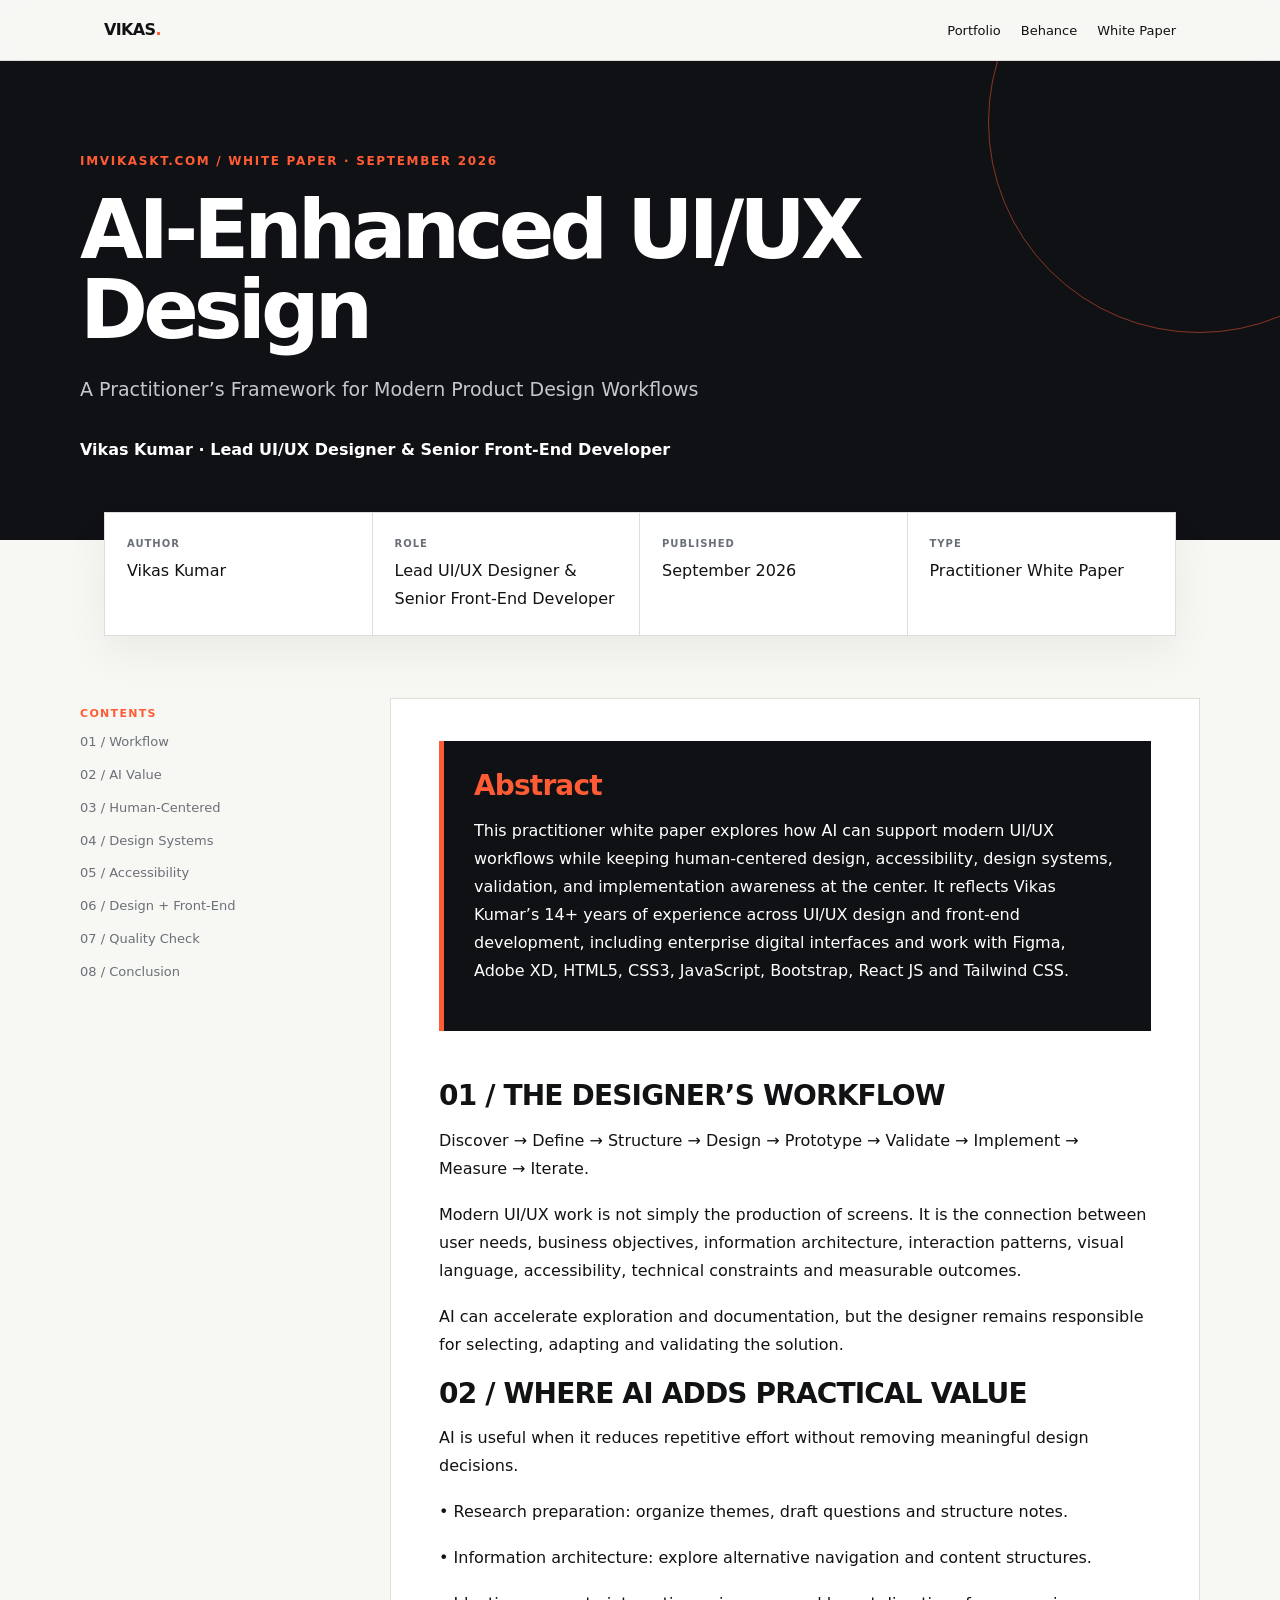
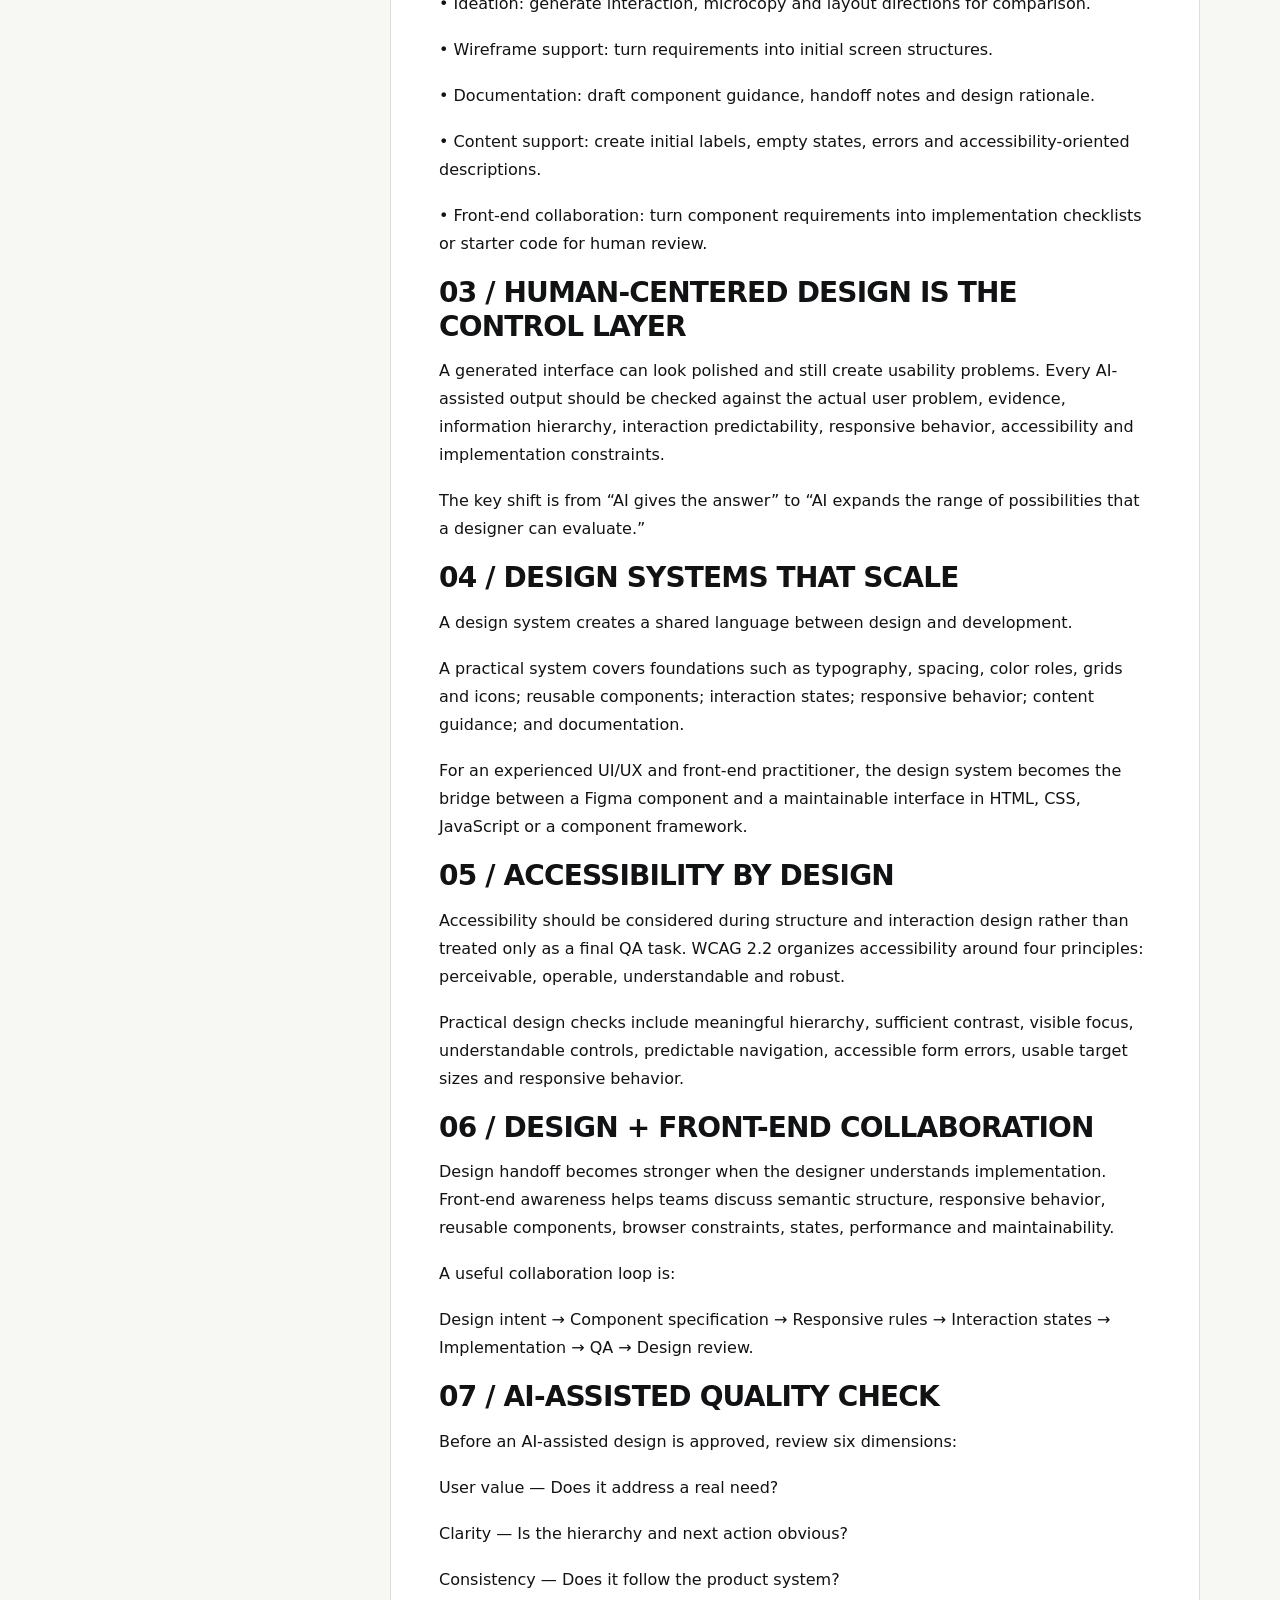
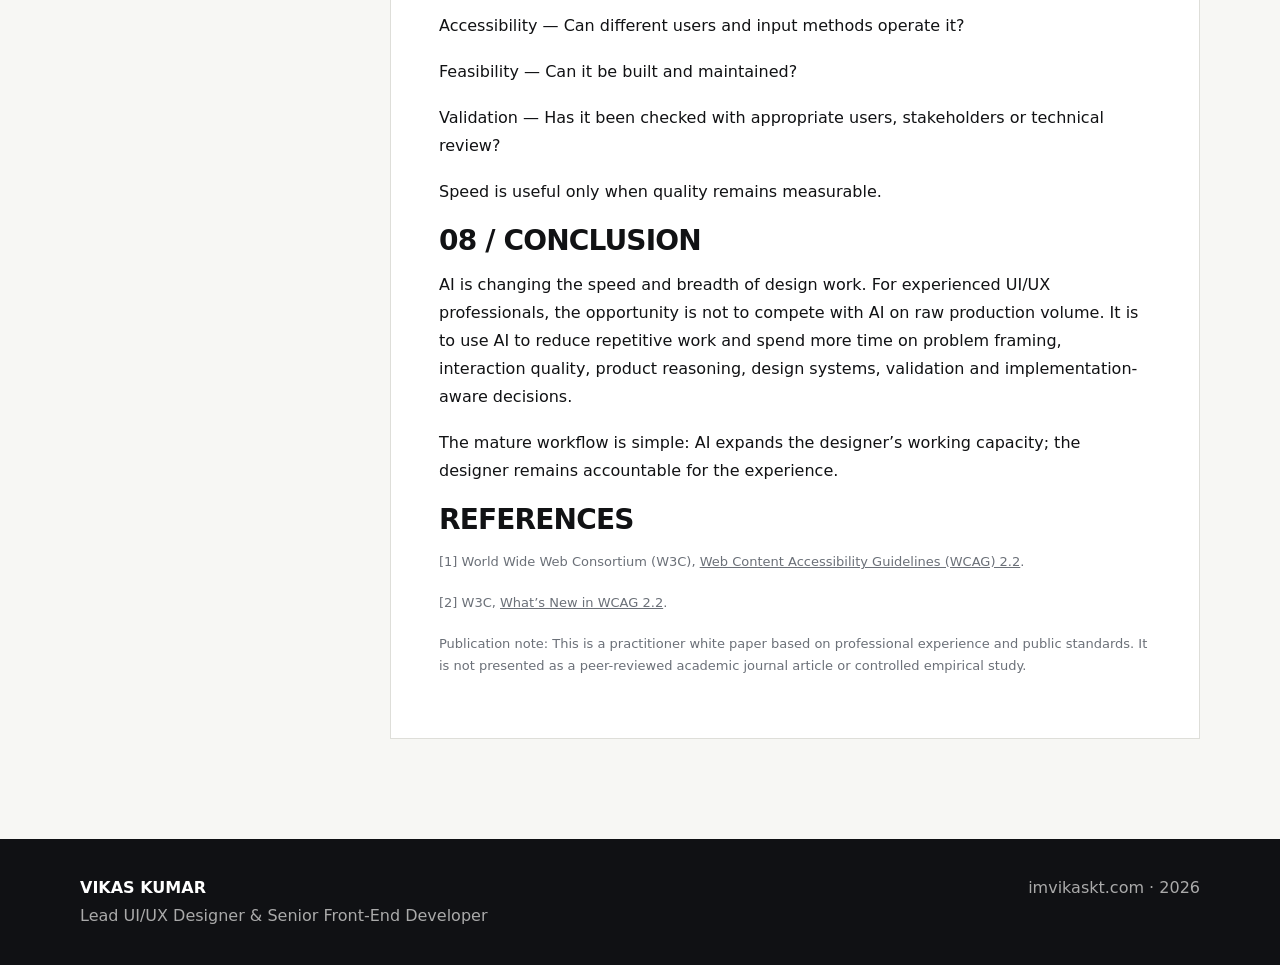
<file: ai-enhanced-uiux-white-paper-imvikaskt.html>
<!doctype html>
<html lang="en">
<head>
<meta charset="utf-8">
<meta name="viewport" content="width=device-width, initial-scale=1">
<title>AI-Enhanced UI/UX Design — Vikas Kumar</title>
<meta name="description" content="Practitioner white paper by Vikas Kumar on AI-enhanced UI/UX design, design systems, accessibility and front-end collaboration.">
<meta name="author" content="Vikas Kumar">
<link rel="canonical" href="https://imvikaskt.com/white-papers/ai-enhanced-uiux-design.html">
<meta property="og:title" content="AI-Enhanced UI/UX Design — Vikas Kumar">
<meta property="og:description" content="A Practitioner’s Framework for Modern Product Design Workflows">
<meta property="og:type" content="article">
<style>
:root{--bg:#f7f7f4;--paper:#fff;--ink:#111214;--muted:#6b7078;--line:#deded9;--accent:#ff5c35;--dark:#101114;--max:1120px}
*{box-sizing:border-box} html{scroll-behavior:smooth} body{margin:0;background:var(--bg);color:var(--ink);font-family:Inter,ui-sans-serif,system-ui,-apple-system,"Segoe UI",sans-serif;line-height:1.75}
a{color:inherit} .nav{position:sticky;top:0;z-index:10;background:rgba(247,247,244,.9);backdrop-filter:blur(12px);border-bottom:1px solid var(--line)}
.navin{max-width:var(--max);margin:auto;padding:16px 24px;display:flex;justify-content:space-between;align-items:center}
.brand{font-weight:900;letter-spacing:-.04em} .brand span{color:var(--accent)} .nav a{font-size:13px;text-decoration:none;margin-left:20px}
.hero{background:var(--dark);color:#fff;padding:90px 24px 76px;position:relative;overflow:hidden}
.hero:after{content:"";position:absolute;width:420px;height:420px;border:1px solid rgba(255,92,53,.5);border-radius:50%;right:-130px;top:-150px}
.wrap{max-width:var(--max);margin:auto} .eyebrow{color:var(--accent);font-size:12px;font-weight:900;letter-spacing:.14em;text-transform:uppercase}
h1{font-size:clamp(42px,7vw,82px);line-height:.98;letter-spacing:-.06em;max-width:900px;margin:18px 0 22px}
.hero p{max-width:780px;color:#c6c7cb;font-size:19px;margin:0} .by{margin-top:30px;color:#fff;font-weight:700}
.meta{max-width:var(--max);margin:-28px auto 0;padding:0 24px;position:relative;z-index:2}
.metaGrid{display:grid;grid-template-columns:repeat(4,1fr);background:var(--paper);border:1px solid var(--line);box-shadow:0 16px 40px rgba(0,0,0,.06)}
.metaGrid div{padding:22px;border-right:1px solid var(--line)} .metaGrid div:last-child{border-right:0}
.metaGrid small{display:block;color:var(--muted);font-size:10px;font-weight:900;letter-spacing:.1em;margin-bottom:5px}
main{padding:62px 24px 100px} .content{max-width:var(--max);margin:auto;display:grid;grid-template-columns:240px 1fr;gap:70px}
.toc{position:sticky;top:85px;align-self:start} .toc b{font-size:11px;letter-spacing:.12em;color:var(--accent)} .toc a{display:block;text-decoration:none;color:var(--muted);font-size:13px;padding:5px 0}
article{background:var(--paper);border:1px solid var(--line);padding:42px 48px}
.abstract{background:var(--dark);color:#fff;padding:28px 30px;margin-bottom:48px;border-left:5px solid var(--accent)} .abstract h2{color:var(--accent);margin-top:0}
h2{font-size:28px;line-height:1.2;letter-spacing:-.03em;margin:55px 0 14px} h2:first-child{margin-top:0}
p{margin:0 0 18px} ul{padding-left:22px} li{margin:6px 0}
.ref{font-size:13px;color:var(--muted)} footer{background:var(--dark);color:#aaa;padding:35px 24px} footer .wrap{display:flex;justify-content:space-between;gap:20px}
@media(max-width:800px){.metaGrid{grid-template-columns:1fr 1fr}.content{grid-template-columns:1fr;gap:25px}.toc{position:static}article{padding:28px 22px}.nav a{display:none}}
</style>
</head>
<body>
<nav class="nav"><div class="navin"><div class="brand">VIKAS<span>.</span></div><div><a href="https://imvikaskt.com/">Portfolio</a><a href="https://www.behance.net/imvikaskt">Behance</a><a href="#paper">White Paper</a></div></div></nav>
<header class="hero"><div class="wrap">
<div class="eyebrow">IMVIKASKT.COM / WHITE PAPER · SEPTEMBER 2026</div>
<h1>AI-Enhanced UI/UX Design</h1>
<p>A Practitioner’s Framework for Modern Product Design Workflows</p>
<div class="by">Vikas Kumar · Lead UI/UX Designer & Senior Front-End Developer</div>
</div></header>
<div class="meta"><div class="metaGrid">
<div><small>AUTHOR</small>Vikas Kumar</div><div><small>ROLE</small>Lead UI/UX Designer & Senior Front-End Developer</div><div><small>PUBLISHED</small>September 2026</div><div><small>TYPE</small>Practitioner White Paper</div>
</div></div>
<main id="paper"><div class="content">
<aside class="toc"><b>CONTENTS</b>
<a href="#s1">01 / Workflow</a><a href="#s2">02 / AI Value</a><a href="#s3">03 / Human-Centered</a><a href="#s4">04 / Design Systems</a><a href="#s5">05 / Accessibility</a><a href="#s6">06 / Design + Front-End</a><a href="#s7">07 / Quality Check</a><a href="#s8">08 / Conclusion</a>
</aside>
<article>
<section class="abstract"><h2>Abstract</h2><p>This practitioner white paper explores how AI can support modern UI/UX workflows while keeping human-centered design, accessibility, design systems, validation, and implementation awareness at the center. It reflects Vikas Kumar’s 14+ years of experience across UI/UX design and front-end development, including enterprise digital interfaces and work with Figma, Adobe XD, HTML5, CSS3, JavaScript, Bootstrap, React JS and Tailwind CSS.</p></section>
<section id="s1"><h2>01 / THE DESIGNER’S WORKFLOW</h2><p>Discover → Define → Structure → Design → Prototype → Validate → Implement → Measure → Iterate.</p><p>Modern UI/UX work is not simply the production of screens. It is the connection between user needs, business objectives, information architecture, interaction patterns, visual language, accessibility, technical constraints and measurable outcomes.</p><p>AI can accelerate exploration and documentation, but the designer remains responsible for selecting, adapting and validating the solution.</p></section><section id="s2"><h2>02 / WHERE AI ADDS PRACTICAL VALUE</h2><p>AI is useful when it reduces repetitive effort without removing meaningful design decisions.</p><p>• Research preparation: organize themes, draft questions and structure notes.</p><p>• Information architecture: explore alternative navigation and content structures.</p><p>• Ideation: generate interaction, microcopy and layout directions for comparison.</p><p>• Wireframe support: turn requirements into initial screen structures.</p><p>• Documentation: draft component guidance, handoff notes and design rationale.</p><p>• Content support: create initial labels, empty states, errors and accessibility-oriented descriptions.</p><p>• Front-end collaboration: turn component requirements into implementation checklists or starter code for human review.</p></section><section id="s3"><h2>03 / HUMAN-CENTERED DESIGN IS THE CONTROL LAYER</h2><p>A generated interface can look polished and still create usability problems. Every AI-assisted output should be checked against the actual user problem, evidence, information hierarchy, interaction predictability, responsive behavior, accessibility and implementation constraints.</p><p>The key shift is from “AI gives the answer” to “AI expands the range of possibilities that a designer can evaluate.”</p></section><section id="s4"><h2>04 / DESIGN SYSTEMS THAT SCALE</h2><p>A design system creates a shared language between design and development.</p><p>A practical system covers foundations such as typography, spacing, color roles, grids and icons; reusable components; interaction states; responsive behavior; content guidance; and documentation.</p><p>For an experienced UI/UX and front-end practitioner, the design system becomes the bridge between a Figma component and a maintainable interface in HTML, CSS, JavaScript or a component framework.</p></section><section id="s5"><h2>05 / ACCESSIBILITY BY DESIGN</h2><p>Accessibility should be considered during structure and interaction design rather than treated only as a final QA task. WCAG 2.2 organizes accessibility around four principles: perceivable, operable, understandable and robust.</p><p>Practical design checks include meaningful hierarchy, sufficient contrast, visible focus, understandable controls, predictable navigation, accessible form errors, usable target sizes and responsive behavior.</p></section><section id="s6"><h2>06 / DESIGN + FRONT-END COLLABORATION</h2><p>Design handoff becomes stronger when the designer understands implementation. Front-end awareness helps teams discuss semantic structure, responsive behavior, reusable components, browser constraints, states, performance and maintainability.</p><p>A useful collaboration loop is:</p><p>Design intent → Component specification → Responsive rules → Interaction states → Implementation → QA → Design review.</p></section><section id="s7"><h2>07 / AI-ASSISTED QUALITY CHECK</h2><p>Before an AI-assisted design is approved, review six dimensions:</p><p>User value — Does it address a real need?</p><p>Clarity — Is the hierarchy and next action obvious?</p><p>Consistency — Does it follow the product system?</p><p>Accessibility — Can different users and input methods operate it?</p><p>Feasibility — Can it be built and maintained?</p><p>Validation — Has it been checked with appropriate users, stakeholders or technical review?</p><p>Speed is useful only when quality remains measurable.</p></section><section id="s8"><h2>08 / CONCLUSION</h2><p>AI is changing the speed and breadth of design work. For experienced UI/UX professionals, the opportunity is not to compete with AI on raw production volume. It is to use AI to reduce repetitive work and spend more time on problem framing, interaction quality, product reasoning, design systems, validation and implementation-aware decisions.</p><p>The mature workflow is simple: AI expands the designer’s working capacity; the designer remains accountable for the experience.</p></section><section><h2>REFERENCES</h2>
<p class="ref">[1] World Wide Web Consortium (W3C), <a href="https://www.w3.org/TR/wcag/">Web Content Accessibility Guidelines (WCAG) 2.2</a>.</p>
<p class="ref">[2] W3C, <a href="https://www.w3.org/WAI/standards-guidelines/wcag/new-in-22/">What’s New in WCAG 2.2</a>.</p>
<p class="ref">Publication note: This is a practitioner white paper based on professional experience and public standards. It is not presented as a peer-reviewed academic journal article or controlled empirical study.</p>
</section>
</article></div></main>
<footer><div class="wrap"><div><strong style="color:#fff">VIKAS KUMAR</strong><br>Lead UI/UX Designer & Senior Front-End Developer</div><div>imvikaskt.com · 2026</div></div></footer>
</body></html>
</file>
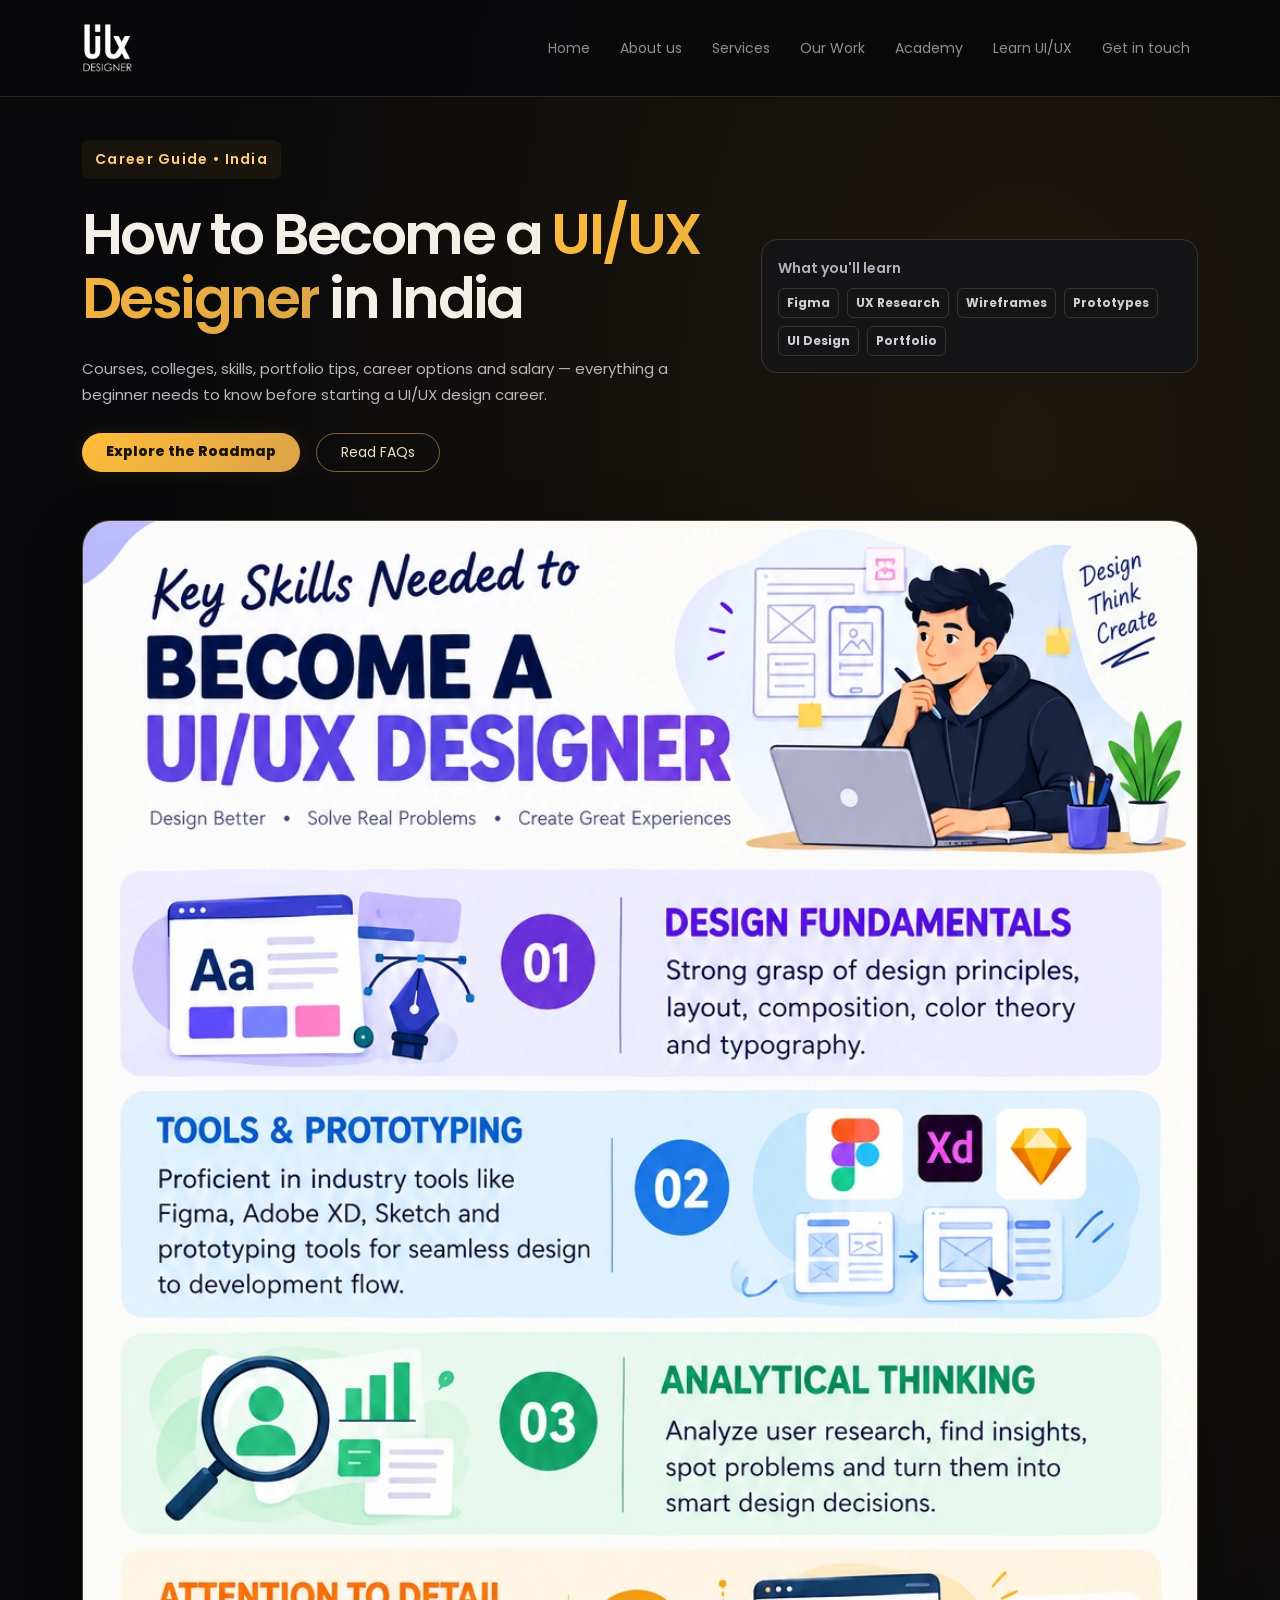
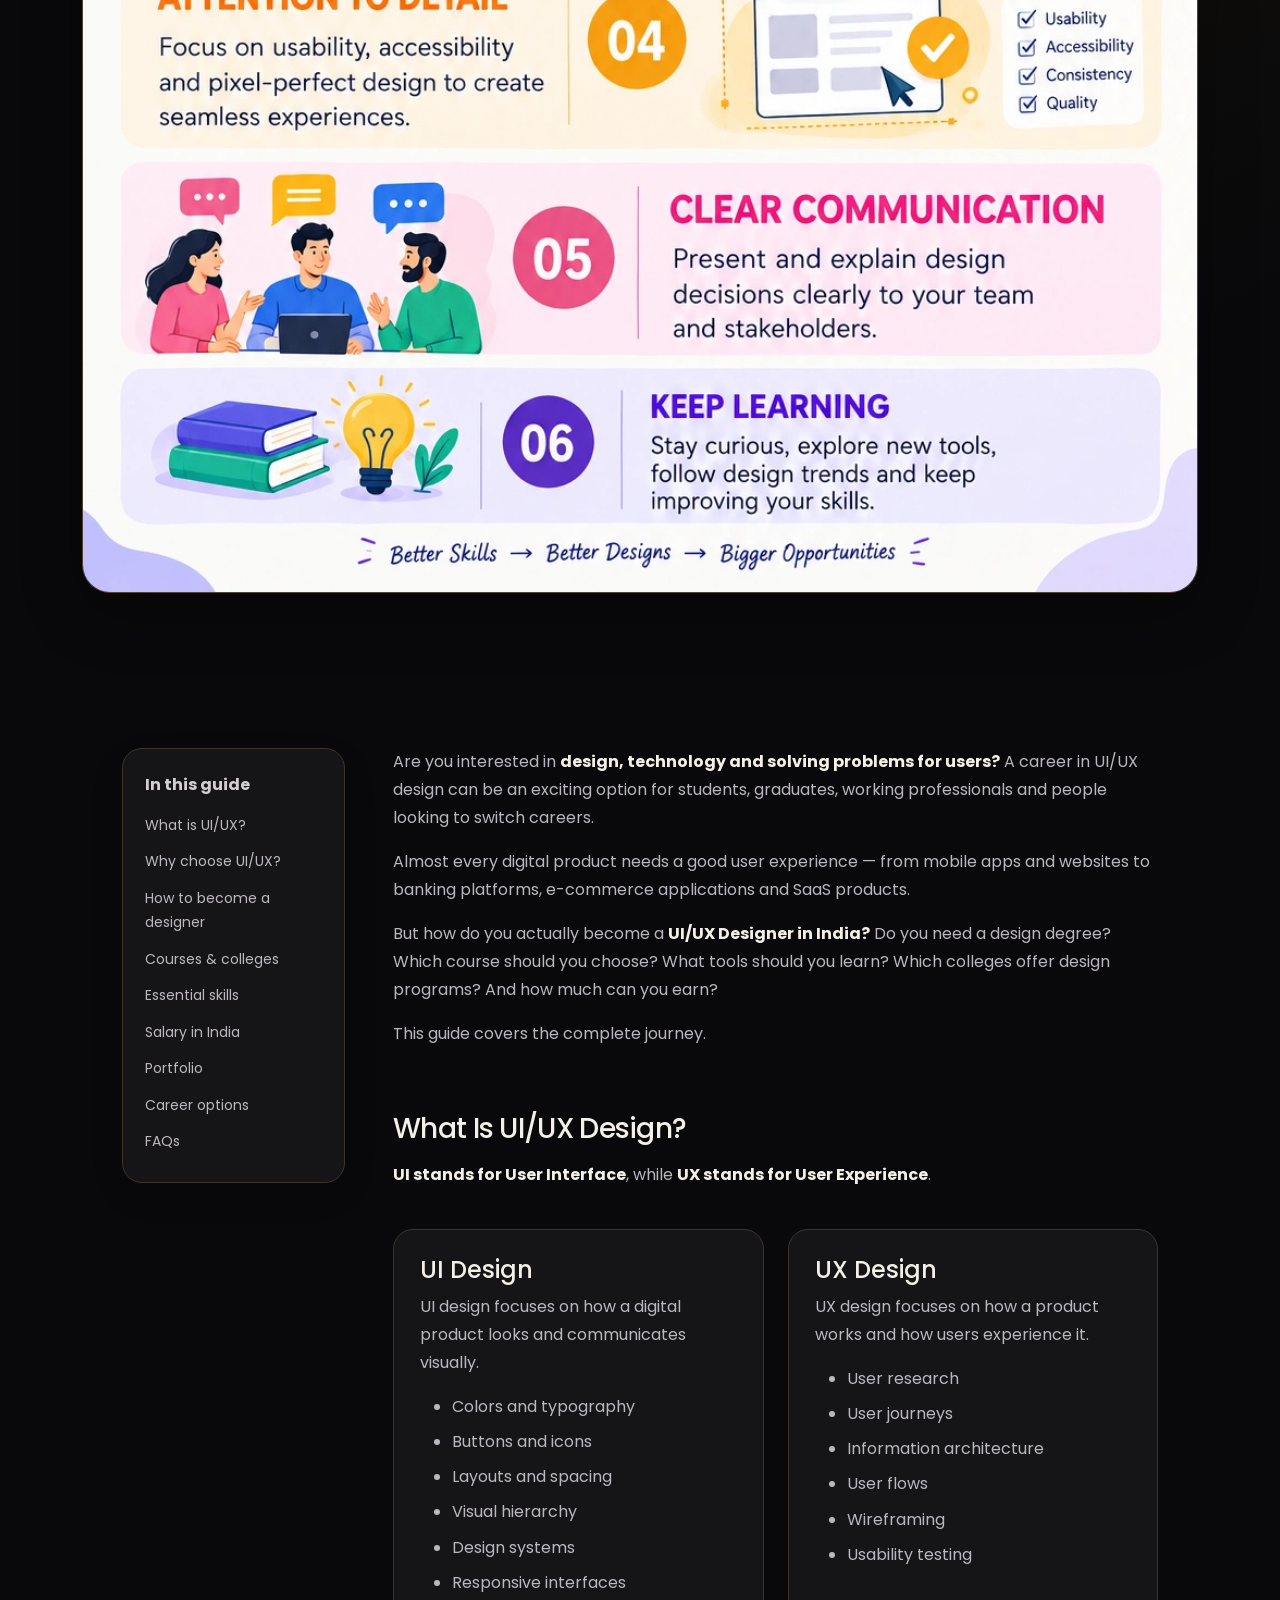
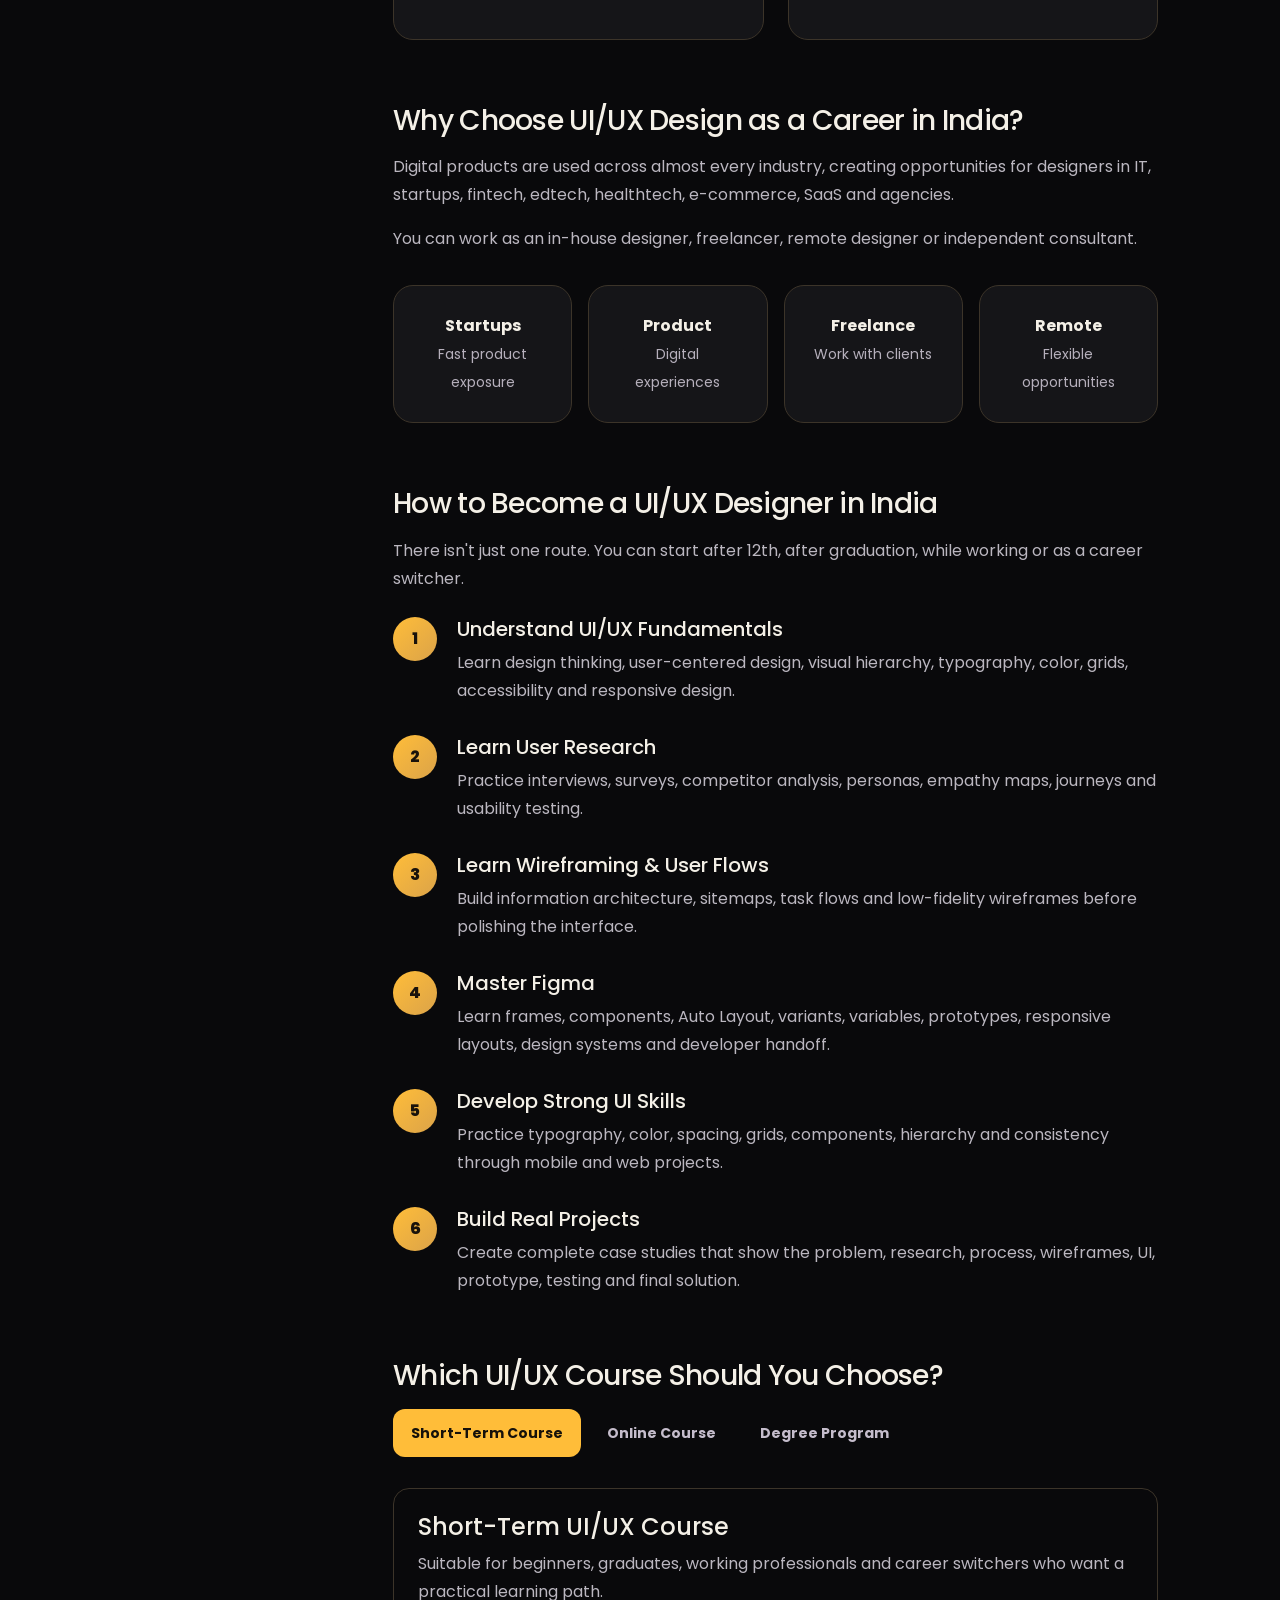
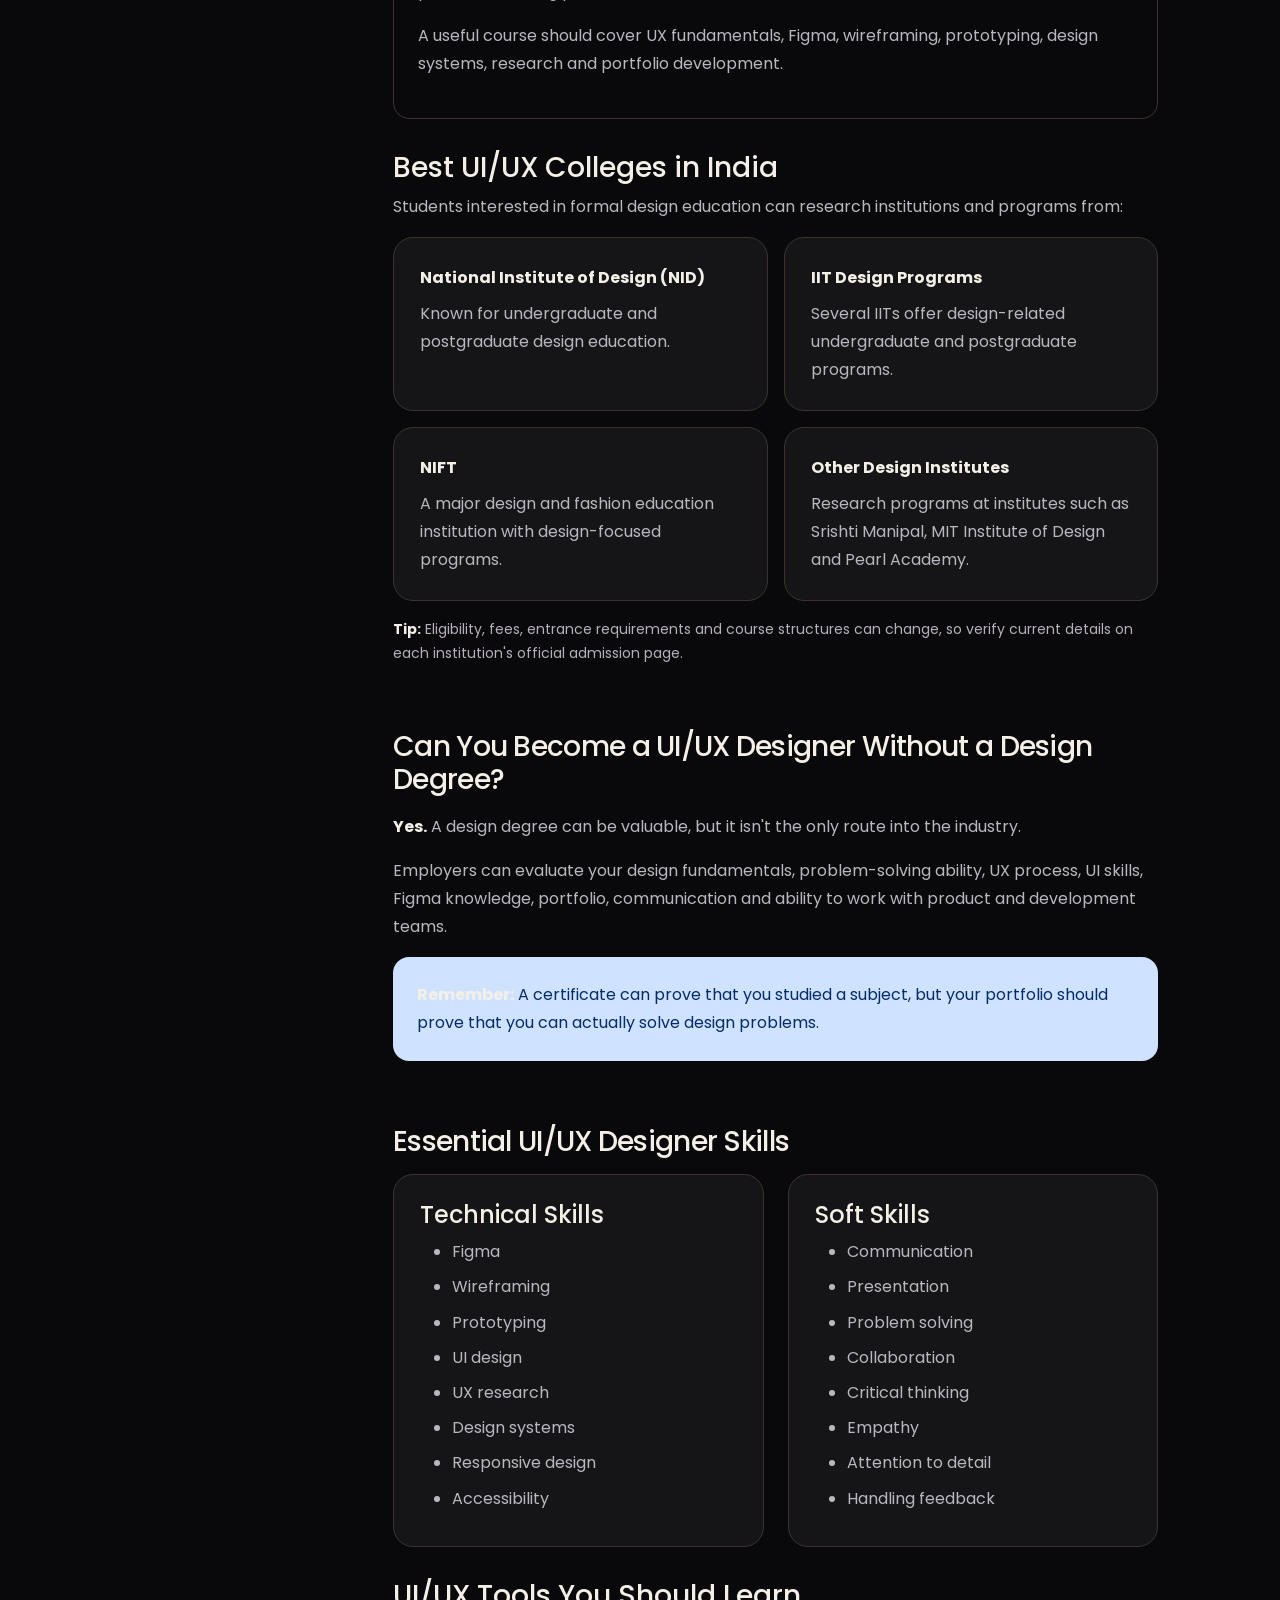
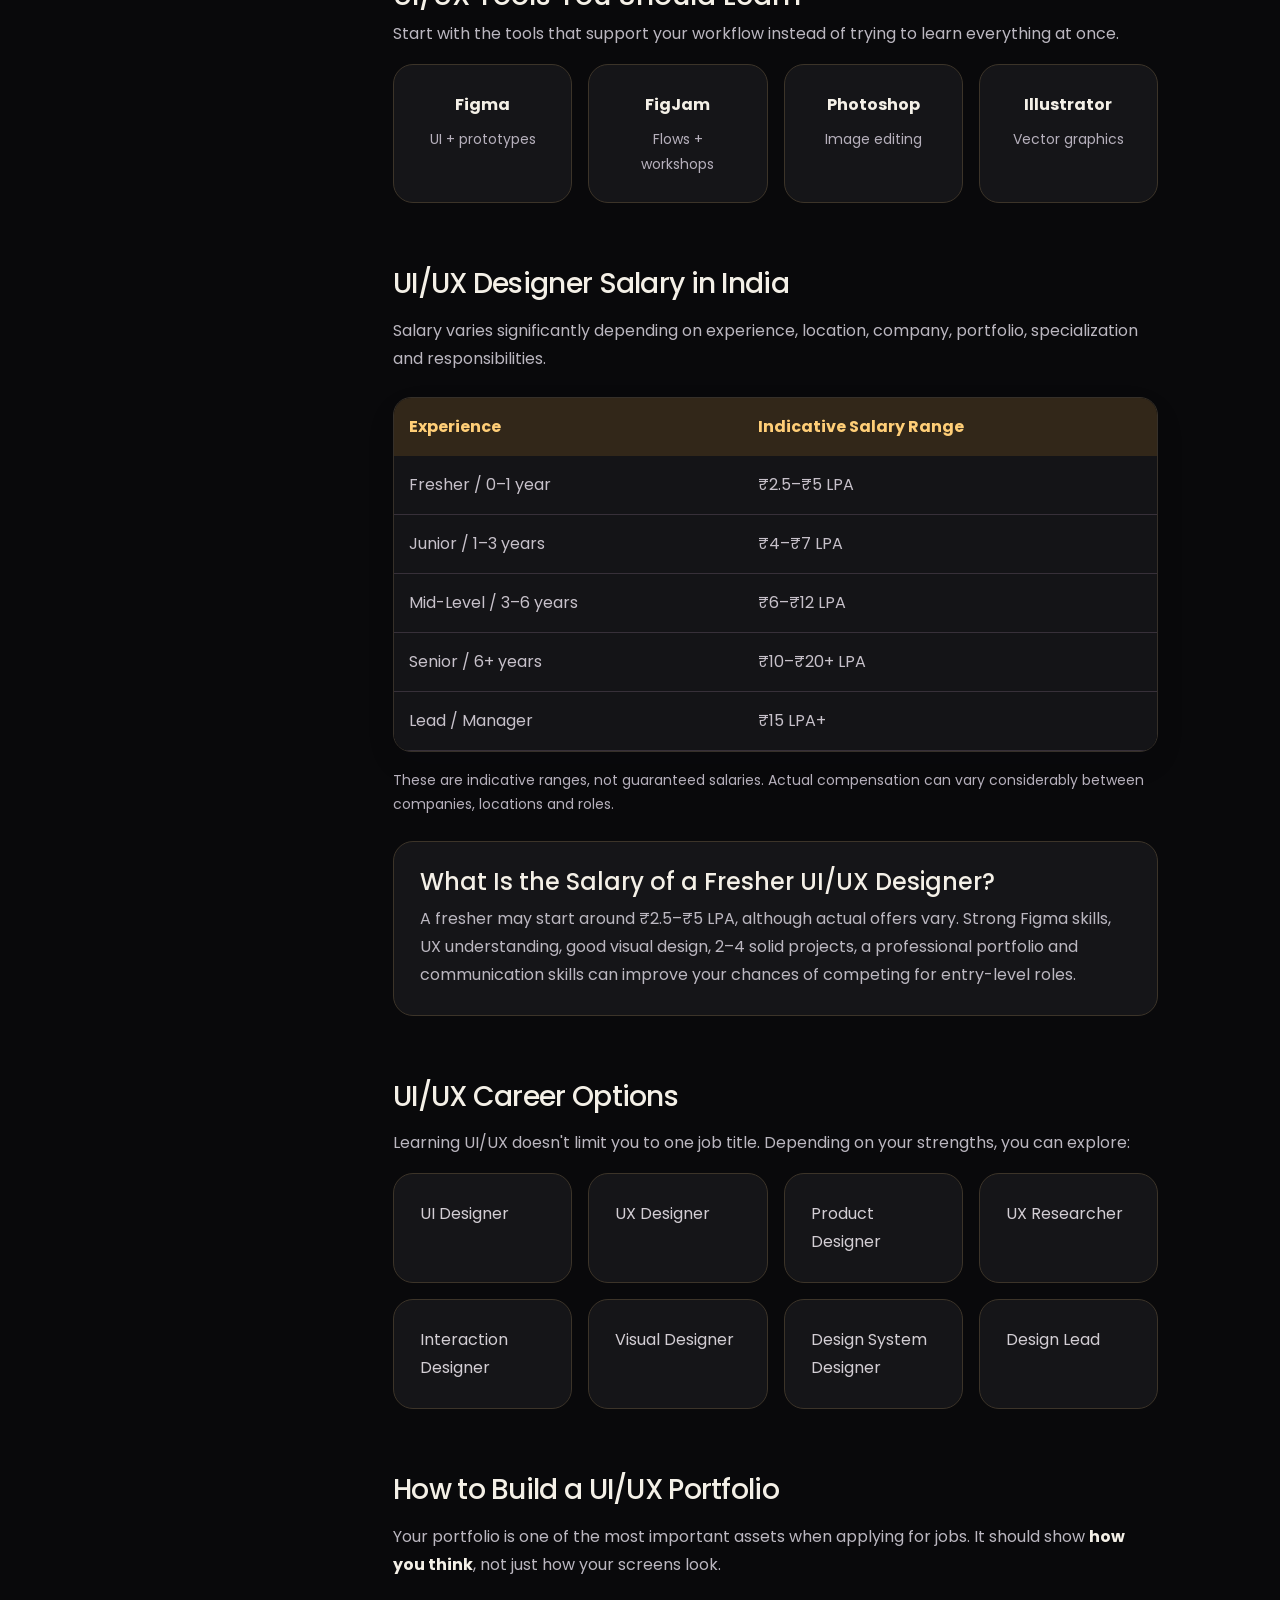
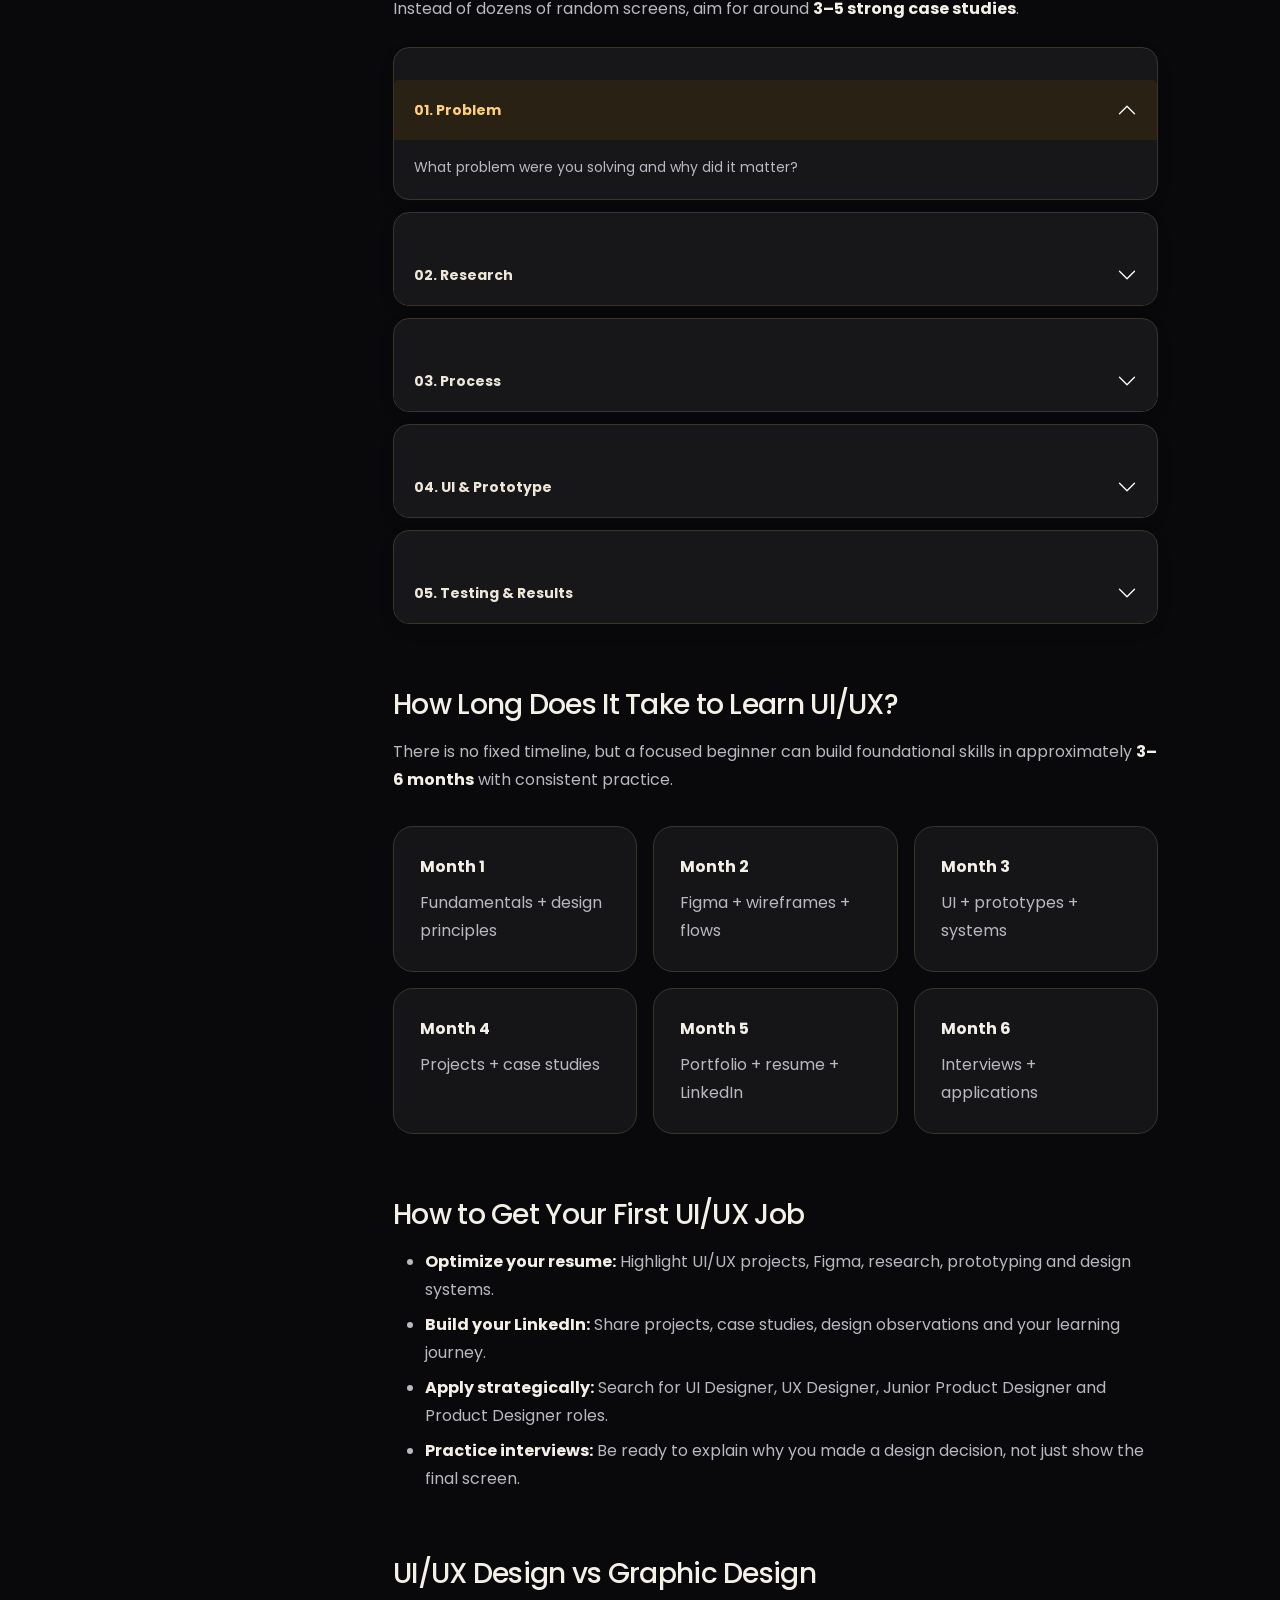
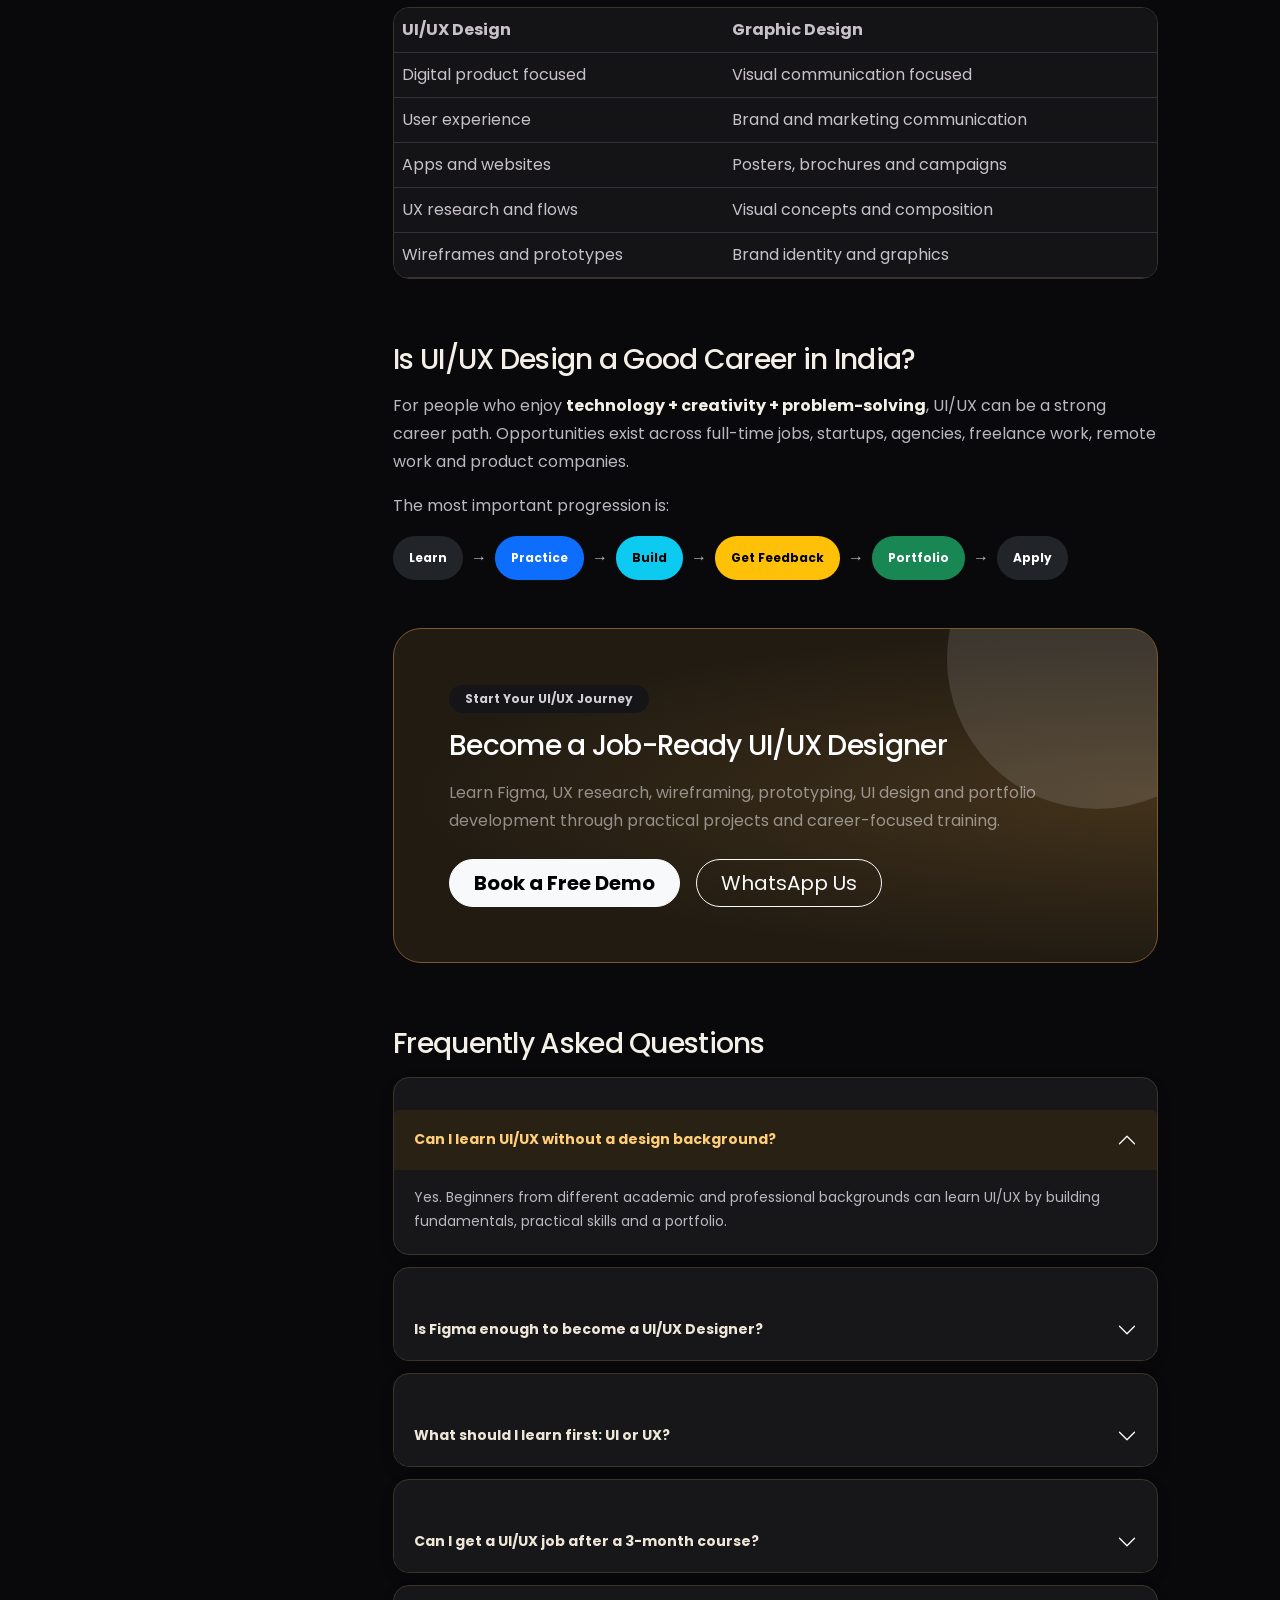
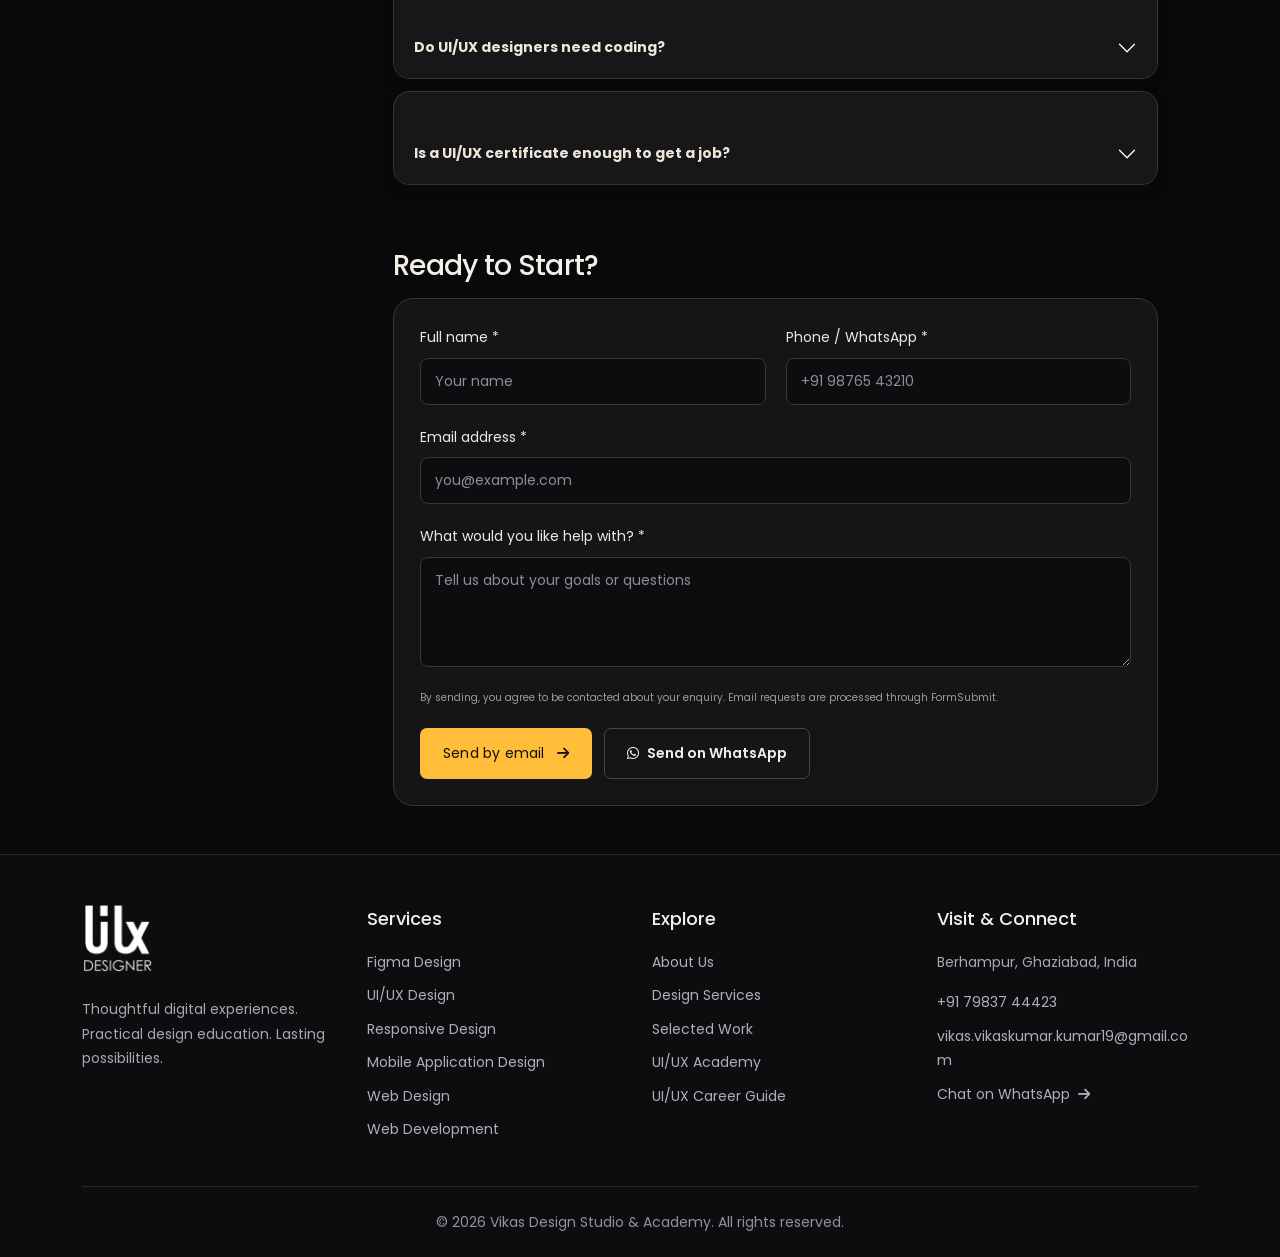
<file: how-to-become-ui-ux-designer-in-india.html>
<!doctype html>
<html lang="en">

<head>
  <meta charset="utf-8">
  <meta name="viewport" content="width=device-width, initial-scale=1">
  <meta name="google-adsense-account" content="ca-pub-6926392316665978">

  <title>How to Become a UI/UX Designer in India: Courses, Colleges & Salary | UI UX Designer | UI UX Design | UI UX Course | UI UX Training | Noida | Figma | Web Design</title>
  
  <meta name="keywords" content="how to become a UI UX designer in India, UI UX course in India, UI UX designer salary in India, UI UX colleges, Figma course, UI UX training">
  <meta name="description" content="Learn how to become a UI/UX Designer in India, including courses, colleges, skills, tools, career options, portfolio tips and UI/UX Designer salary expectations.">

  <meta name="robots" content="index, follow">

  <meta property="og:title" content="How to Become a UI/UX Designer in India: Courses, Colleges & Salary">
  <meta property="og:description" content="A complete guide to becoming a UI/UX designer in India, covering courses, colleges, skills, tools, career opportunities and salary.">
  <meta property="og:type" content="article">
  <meta property="og:url" content="https://imvikaskt.com/how-to-become-ui-ux-designer-in-india.html">
  <meta property="og:image" content="https://imvikaskt.com/favicon.png">
  <meta property="og:image" content="https://imvikaskt.com/how-to-become-ui-ux-designer-in-india.jpg">
  <meta property="og:site_name" content="Vikas Kumar">

<meta name="twitter:card" content="summary_large_image">
<meta name="twitter:title" content="How to Become a UI/UX Designer in India: Courses, Colleges & Salary">
<meta name="twitter:description" content="Learn how to become a UI/UX designer in India with this complete guide covering courses, skills, tools, colleges, salary and career opportunities.">
<meta name="twitter:image" content="https://imvikaskt.com/how-to-become-ui-ux-designer-in-india.jpg">



  

  <link rel="icon" type="image/x-icon" href="favicon.png" />
  <link rel="canonical" href="https://imvikaskt.com/how-to-become-ui-ux-designer-in-india.html">


  <link href="https://fonts.googleapis.com/css2?family=Poppins:wght@300;400;600;700&display=swap" rel="stylesheet">
  <!-- Bootstrap 5.3.8 -->
  <link href="https://cdn.jsdelivr.net/npm/bootstrap@5.3.8/dist/css/bootstrap.min.css" rel="stylesheet">

  <style>
    :root {
      --brand: #5b4bff;
      --brand-2: #e638a8;
      --ink: #101828;
      --muted: #667085;
      --soft: #f7f8fc;
      --border: #e7e9f2;
      --gradient: linear-gradient(135deg, #3767ff 0%, #8b3dff 48%, #ed3da5 100%);
    }

    html {
      scroll-behavior: smooth;
    }

    body {
      color: var(--ink);
      background: #fff;
      font-family: Inter, ui-sans-serif, system-ui, -apple-system, BlinkMacSystemFont, "Segoe UI", sans-serif;
      line-height: 1.75;
    }

    .navbar {
      backdrop-filter: blur(14px);
      background: rgba(255, 255, 255, .9);
      border-bottom: 1px solid rgba(16, 24, 40, .06);
    }

    .brand-mark {
      width: 40px;
      height: 40px;
      border-radius: 12px;
      display: inline-grid;
      place-items: center;
      color: #fff;
      font-weight: 800;
      background: var(--gradient);
    }

    .hero {
      padding: 110px 0 60px;
      background:
        radial-gradient(circle at 8% 15%, rgba(91, 75, 255, .11), transparent 28%),
        radial-gradient(circle at 92% 20%, rgba(230, 56, 168, .10), transparent 25%),
        #fff;
    }

    .hero-card {
      overflow: hidden;
      border: 1px solid var(--border);
      border-radius: 28px;
      box-shadow: 0 25px 70px rgba(16, 24, 40, .10);
      background: #fff;
    }

    .hero-card img {
      width: 100%;
      display: block;
      aspect-ratio: 16/7;
      object-fit: cover;
    }

    .eyebrow {
      display: inline-flex;
      align-items: center;
      gap: 8px;
      padding: 7px 13px;
      border-radius: 999px;
      color: #4638c9;
      background: #eeedff;
      font-size: .85rem;
      font-weight: 700;
      letter-spacing: .02em;
    }

    .display-title {
      font-weight: 850;
      letter-spacing: -.045em;
      line-height: 1.05;
      font-size: clamp(2.3rem, 5vw, 4.8rem);
    }

    .gradient-text {
      background: var(--gradient);
      -webkit-background-clip: text;
      background-clip: text;
      color: transparent;
    }

    .lead-copy {
      color: var(--muted);
      font-size: 1.12rem;
      max-width: 780px;
    }

    .article-wrap {
      max-width: 1060px;
    }

    .article-wrap h2 {
      margin-top: 4rem;
      margin-bottom: 1rem;
      font-weight: 800;
      letter-spacing: -.025em;
    }

    .article-wrap h3 {
      margin-top: 2rem;
      font-weight: 750;
    }

    .article-wrap p {
      color: #344054;
    }

    .article-wrap li {
      margin-bottom: .45rem;
      color: #344054;
    }

    .toc {
      position: sticky;
      top: 90px;
      border: 1px solid var(--border);
      border-radius: 20px;
      padding: 22px;
      background: #fff;
      box-shadow: 0 12px 40px rgba(16, 24, 40, .06);
    }

    .toc a {
      display: block;
      color: #475467;
      text-decoration: none;
      padding: 6px 0;
      font-size: .93rem;
    }

    .toc a:hover {
      color: var(--brand);
    }

    .info-card {
      height: 100%;
      padding: 26px;
      border: 1px solid var(--border);
      border-radius: 20px;
      background: #fff;
      transition: transform .35s ease, box-shadow .35s ease, border-color .35s ease;
    }

    .info-card:hover {
      transform: translateY(-6px);
      border-color: #d9d5ff;
      box-shadow: 0 18px 45px rgba(16, 24, 40, .09);
    }

    .salary-table {
      overflow: hidden;
      border: 1px solid var(--border);
      border-radius: 18px;
      box-shadow: 0 12px 35px rgba(16, 24, 40, .05);
    }

    .salary-table thead th {
      background: #101828;
      color: #fff;
      padding: 15px;
      border: 0;
    }

    .salary-table td {
      padding: 15px;
      vertical-align: middle;
    }

    .career-tabs .nav-link {
      border: 0;
      color: #667085;
      font-weight: 700;
      padding: 12px 18px;
      border-radius: 12px;
    }

    .career-tabs .nav-link.active {
      color: #fff;
      background: var(--gradient);
      box-shadow: 0 10px 25px rgba(91, 75, 255, .2);
    }

    .accordion-item {
      border: 1px solid var(--border) !important;
      border-radius: 16px !important;
      overflow: hidden;
      margin-bottom: 12px;
      box-shadow: 0 6px 22px rgba(16, 24, 40, .04);
    }

    .accordion-button {
      font-weight: 700;
      padding: 20px;
      background: #fff;
    }

    .accordion-button:not(.collapsed) {
      color: #3329a6;
      background: #f7f6ff;
      box-shadow: none;
    }

    .accordion-button:focus {
      box-shadow: none;
    }

    .accordion-body {
      color: #475467;
      padding: 0 20px 20px;
    }

    .cta {
      position: relative;
      overflow: hidden;
      border-radius: 28px;
      padding: 55px;
      color: #fff;
      background: var(--gradient);
      box-shadow: 0 25px 70px rgba(91, 75, 255, .25);
    }

    .cta::after {
      content: "";
      position: absolute;
      width: 300px;
      height: 300px;
      border-radius: 50%;
      right: -90px;
      top: -120px;
      background: rgba(255, 255, 255, .12);
    }

    .btn-gradient {
      border: 0;
      color: #fff;
      font-weight: 750;
      background: var(--gradient);
      box-shadow: 0 10px 25px rgba(91, 75, 255, .20);
      transition: transform .25s ease, box-shadow .25s ease;
    }

    .btn-gradient:hover {
      color: #fff;
      transform: translateY(-2px);
      box-shadow: 0 15px 30px rgba(91, 75, 255, .28);
    }

    .step {
      position: relative;
      padding-left: 64px;
      margin-bottom: 30px;
    }

    .step-number {
      position: absolute;
      left: 0;
      top: 0;
      width: 44px;
      height: 44px;
      border-radius: 50%;
      display: grid;
      place-items: center;
      color: #fff;
      font-weight: 800;
      background: var(--gradient);
    }

    .fade-up {
      opacity: 0;
      transform: translateY(28px);
      transition: opacity .75s ease, transform .75s cubic-bezier(.2, .8, .2, 1);
    }

    .fade-up.visible {
      opacity: 1;
      transform: none;
    }

    @media (max-width: 991.98px) {
      .hero {
        padding-top: 90px;
      }

      .toc {
        position: static;
        margin-bottom: 30px;
      }
    }

    @media (max-width: 575.98px) {
      .hero-card img {
        aspect-ratio: 16/10;
      }

      .cta {
        padding: 34px 24px;
      }

      .article-wrap h2 {
        margin-top: 3rem;
      }
    }

    @media (prefers-reduced-motion: reduce) {
      html {
        scroll-behavior: auto;
      }

      *,
      *::before,
      *::after {
        animation-duration: .01ms !important;
        transition-duration: .01ms !important;
      }

      .fade-up {
        opacity: 1;
        transform: none;
      }
    }
  </style>

  <!-- Article structured data -->
  <!-- <script type="application/ld+json">
  {
    "@context":"https://schema.org",
    "@type":"Article",
    "headline":"How to Become a UI/UX Designer in India: Courses, Colleges and Salary",
    "description":"A practical guide to becoming a UI/UX Designer in India, covering courses, colleges, skills, tools, portfolio development, career options and salary.",
    
    "author":{"@type":"Organization","name":"Vikas Design Studio & Academy"},
    "publisher":{"@type":"Organization","name":"Vikas Design Studio & Academy"}
  }
  </script> -->

  <script type="application/ld+json">
{
  "@context": "https://schema.org",
  "@type": "LocalBusiness",
  "name": "UI/UX Designer Course",
  "image": "https://imvikaskt.com/logo.png",
  "@id": "https://imvikaskt.com/",
  "url": "https://imvikaskt.com/",
  "telephone": "7983744423",
  "address": {
    "@type": "PostalAddress",
    "streetAddress": "Noida",
    "addressLocality": "Noida",
    "postalCode": "201301",
    "addressCountry": "IN"
  },
  "openingHoursSpecification": {
    "@type": "OpeningHoursSpecification",
    "dayOfWeek": [
      "Monday",
      "Tuesday",
      "Wednesday",
      "Thursday",
      "Friday"
    ],
    "opens": "10:00",
    "closes": "17:00"
  },
  "sameAs": [
    "https://www.facebook.com/imvikaskt/",
    "https://www.instagram.com/imvikaskt/",
    "https://www.youtube.com/@imvikaskt",
    "https://www.linkedin.com/in/imvikaskt/",
    "https://imvikaskt.com/"
  ] 
}
</script>







  <link rel="icon" href="favicon.png">
  <link href="https://fonts.googleapis.com/css2?family=Poppins:wght@300;400;500;600;700&display=swap" rel="stylesheet">
  <link rel="stylesheet" href="https://cdnjs.cloudflare.com/ajax/libs/font-awesome/6.4.0/css/all.min.css">
  <link rel="stylesheet" href="corporate.css">
  <link rel="stylesheet" href="site-additions.css">
</head>

<body class="guide-page">

  <nav class="navbar navbar-expand-lg fixed-top" data-bs-theme="dark" aria-label="Main navigation">
    <div class="container">
      <a class="navbar-brand brand-lockup" href="index.html#home" aria-label="UI/UX Coaching home"><img src="logo.png"
          alt="" width="45" height="45"></a>
      <button class="navbar-toggler" type="button" data-bs-toggle="collapse" data-bs-target="#navbarNav"
        aria-controls="navbarNav" aria-expanded="false" aria-label="Toggle navigation"><span
          class="navbar-toggler-icon"></span></button>
      <div class="collapse navbar-collapse justify-content-end" id="navbarNav">
        <ul class="navbar-nav align-items-lg-center">
          <li class="nav-item"><a class="nav-link" href="index.html#home">Home</a></li>
          <li class="nav-item"><a class="nav-link" href="index.html#about">About us</a></li>
          <li class="nav-item"><a class="nav-link" href="index.html#services">Services</a></li>
          <li class="nav-item"><a class="nav-link" href="index.html#portfolio">Our Work</a></li>
          <li class="nav-item"><a class="nav-link" href="index.html#training">Academy</a></li>
          <li class="nav-item"><a class="nav-link" href="-in-india.html">Learn UI/UX</a>
          </li>
          <!-- <li class="nav-item"><a class="nav-link" href="index.html#students">Students</a></li> -->
          <li class="nav-item"><a class="nav-link" href="index.html#contact">Get in touch</a></li>
        </ul>
      </div>
    </div>
  </nav>

  <header class="hero">
    <div class="container">
      <div class="row align-items-center g-5">
        <div class="col-lg-7 fade-up">
          <span class="eyebrow">Career Guide • India</span>
          <h1 class="display-title mt-4">
            How to Become a
            <span class="gradient-text">UI/UX Designer</span>
            in India
          </h1>
          <p class="lead-copy mt-4">
            Courses, colleges, skills, portfolio tips, career options and salary —
            everything a beginner needs to know before starting a UI/UX design career.
          </p>
          <div class="d-flex flex-wrap gap-3 mt-4">
            <a href="#roadmap" class="btn btn-gradient btn-lg rounded-pill px-4">Explore the Roadmap</a>
            <a href="#faq" class="btn btn-outline-dark btn-lg rounded-pill px-4">Read FAQs</a>
          </div>
        </div>
        <div class="col-lg-5 fade-up">
          <div class="p-3 rounded-4 bg-white shadow-sm border">
            <div class="small text-secondary fw-semibold mb-2">What you'll learn</div>
            <div class="d-flex flex-wrap gap-2">
              <span class="badge text-bg-light border p-2">Figma</span>
              <span class="badge text-bg-light border p-2">UX Research</span>
              <span class="badge text-bg-light border p-2">Wireframes</span>
              <span class="badge text-bg-light border p-2">Prototypes</span>
              <span class="badge text-bg-light border p-2">UI Design</span>
              <span class="badge text-bg-light border p-2">Portfolio</span>
            </div>
          </div>
        </div>
      </div>

      <div class="hero-card mt-5 fade-up">
        <img src="images/how-to-become-ui-ux-designer.webp"
          alt="How to become a UI UX Designer in India - courses, colleges and salary" width="1600" height="900"
          loading="eager">
      </div>
    </div>
  </header>

  <main id="main">
    <section class="py-5">
      <div class="container article-wrap">
        <div class="row g-5">
          <aside class="col-lg-3">
            <div class="toc fade-up">
              <div class="fw-bold mb-2">In this guide</div>
              <a href="#what-is-uiux">What is UI/UX?</a>
              <a href="#why-uiux">Why choose UI/UX?</a>
              <a href="#roadmap">How to become a designer</a>
              <a href="#courses">Courses & colleges</a>
              <a href="#skills">Essential skills</a>
              <a href="#salary">Salary in India</a>
              <a href="#portfolio">Portfolio</a>
              <a href="#career">Career options</a>
              <a href="#faq">FAQs</a>
            </div>
          </aside>

          <article class="col-lg-9">

            <div class="fade-up">
              <p>
                Are you interested in <strong>design, technology and solving problems for users?</strong>
                A career in UI/UX design can be an exciting option for students, graduates, working
                professionals and people looking to switch careers.
              </p>
              <p>
                Almost every digital product needs a good user experience — from mobile apps and
                websites to banking platforms, e-commerce applications and SaaS products.
              </p>
              <p>
                But how do you actually become a <strong>UI/UX Designer in India?</strong> Do you need
                a design degree? Which course should you choose? What tools should you learn?
                Which colleges offer design programs? And how much can you earn?
              </p>
              <p>This guide covers the complete journey.</p>
            </div>

            <section id="what-is-uiux" class="fade-up">
              <h2>What Is UI/UX Design?</h2>
              <p><strong>UI stands for User Interface</strong>, while <strong>UX stands for User Experience</strong>.
              </p>

              <div class="row g-4 mt-2">
                <div class="col-md-6">
                  <div class="info-card">
                    <h3 class="h4 mt-0">UI Design</h3>
                    <p>UI design focuses on how a digital product looks and communicates visually.</p>
                    <ul>
                      <li>Colors and typography</li>
                      <li>Buttons and icons</li>
                      <li>Layouts and spacing</li>
                      <li>Visual hierarchy</li>
                      <li>Design systems</li>
                      <li>Responsive interfaces</li>
                    </ul>
                  </div>
                </div>
                <div class="col-md-6">
                  <div class="info-card">
                    <h3 class="h4 mt-0">UX Design</h3>
                    <p>UX design focuses on how a product works and how users experience it.</p>
                    <ul>
                      <li>User research</li>
                      <li>User journeys</li>
                      <li>Information architecture</li>
                      <li>User flows</li>
                      <li>Wireframing</li>
                      <li>Usability testing</li>
                    </ul>
                  </div>
                </div>
              </div>
            </section>

            <section id="why-uiux" class="fade-up">
              <h2>Why Choose UI/UX Design as a Career in India?</h2>
              <p>
                Digital products are used across almost every industry, creating opportunities for
                designers in IT, startups, fintech, edtech, healthtech, e-commerce, SaaS and agencies.
              </p>
              <p>You can work as an in-house designer, freelancer, remote designer or independent consultant.</p>
              <div class="row row-cols-2 row-cols-md-4 g-3 mt-2">
                <div class="col">
                  <div class="info-card text-center"><strong>Startups</strong><br><small class="text-secondary">Fast
                      product exposure</small></div>
                </div>
                <div class="col">
                  <div class="info-card text-center"><strong>Product</strong><br><small class="text-secondary">Digital
                      experiences</small></div>
                </div>
                <div class="col">
                  <div class="info-card text-center"><strong>Freelance</strong><br><small class="text-secondary">Work
                      with clients</small></div>
                </div>
                <div class="col">
                  <div class="info-card text-center"><strong>Remote</strong><br><small class="text-secondary">Flexible
                      opportunities</small></div>
                </div>
              </div>
            </section>

            <section id="roadmap" class="fade-up">
              <h2>How to Become a UI/UX Designer in India</h2>
              <p>There isn't just one route. You can start after 12th, after graduation, while working or as a career
                switcher.</p>

              <div class="mt-4">
                <div class="step">
                  <span class="step-number">1</span>
                  <h3 class="h5 mt-0">Understand UI/UX Fundamentals</h3>
                  <p>Learn design thinking, user-centered design, visual hierarchy, typography, color, grids,
                    accessibility and responsive design.</p>
                </div>
                <div class="step">
                  <span class="step-number">2</span>
                  <h3 class="h5 mt-0">Learn User Research</h3>
                  <p>Practice interviews, surveys, competitor analysis, personas, empathy maps, journeys and usability
                    testing.</p>
                </div>
                <div class="step">
                  <span class="step-number">3</span>
                  <h3 class="h5 mt-0">Learn Wireframing & User Flows</h3>
                  <p>Build information architecture, sitemaps, task flows and low-fidelity wireframes before polishing
                    the interface.</p>
                </div>
                <div class="step">
                  <span class="step-number">4</span>
                  <h3 class="h5 mt-0">Master Figma</h3>
                  <p>Learn frames, components, Auto Layout, variants, variables, prototypes, responsive layouts, design
                    systems and developer handoff.</p>
                </div>
                <div class="step">
                  <span class="step-number">5</span>
                  <h3 class="h5 mt-0">Develop Strong UI Skills</h3>
                  <p>Practice typography, color, spacing, grids, components, hierarchy and consistency through mobile
                    and web projects.</p>
                </div>
                <div class="step">
                  <span class="step-number">6</span>
                  <h3 class="h5 mt-0">Build Real Projects</h3>
                  <p>Create complete case studies that show the problem, research, process, wireframes, UI, prototype,
                    testing and final solution.</p>
                </div>
              </div>
            </section>

            <section id="courses" class="fade-up">
              <h2>Which UI/UX Course Should You Choose?</h2>

              <ul class="nav career-tabs nav-pills gap-2 mb-4" id="courseTabs" role="tablist">
                <li class="nav-item" role="presentation">
                  <button class="nav-link active" data-bs-toggle="pill" data-bs-target="#short-course"
                    type="button">Short-Term Course</button>
                </li>
                <li class="nav-item" role="presentation">
                  <button class="nav-link" data-bs-toggle="pill" data-bs-target="#online-course" type="button">Online
                    Course</button>
                </li>
                <li class="nav-item" role="presentation">
                  <button class="nav-link" data-bs-toggle="pill" data-bs-target="#degree-course" type="button">Degree
                    Program</button>
                </li>
              </ul>

              <div class="tab-content border rounded-4 p-4 ">
                <div class="tab-pane fade show active" id="short-course">
                  <h3 class="h4 mt-0">Short-Term UI/UX Course</h3>
                  <p>Suitable for beginners, graduates, working professionals and career switchers who want a practical
                    learning path.</p>
                  <p>A useful course should cover UX fundamentals, Figma, wireframing, prototyping, design systems,
                    research and portfolio development.</p>
                </div>
                <div class="tab-pane fade" id="online-course">
                  <h3 class="h4 mt-0">Online UI/UX Course</h3>
                  <p>Online learning is useful when you need flexibility. Look for structured assignments, mentor
                    feedback, practical projects and portfolio guidance instead of video lessons alone.</p>
                </div>
                <div class="tab-pane fade" id="degree-course">
                  <h3 class="h4 mt-0">Degree Program</h3>
                  <p>Students who want a formal design education can explore B.Des, M.Des, Interaction Design,
                    Communication Design and Product Design programs.</p>
                </div>
              </div>

              <h3>Best UI/UX Colleges in India</h3>
              <p>Students interested in formal design education can research institutions and programs from:</p>
              <div class="row g-3">
                <div class="col-md-6">
                  <div class="info-card"><strong>National Institute of Design (NID)</strong>
                    <p class="mb-0 mt-2">Known for undergraduate and postgraduate design education.</p>
                  </div>
                </div>
                <div class="col-md-6">
                  <div class="info-card"><strong>IIT Design Programs</strong>
                    <p class="mb-0 mt-2">Several IITs offer design-related undergraduate and postgraduate programs.</p>
                  </div>
                </div>
                <div class="col-md-6">
                  <div class="info-card"><strong>NIFT</strong>
                    <p class="mb-0 mt-2">A major design and fashion education institution with design-focused programs.
                    </p>
                  </div>
                </div>
                <div class="col-md-6">
                  <div class="info-card"><strong>Other Design Institutes</strong>
                    <p class="mb-0 mt-2">Research programs at institutes such as Srishti Manipal, MIT Institute of
                      Design and Pearl Academy.</p>
                  </div>
                </div>
              </div>
              <p class="small text-secondary mt-3"><strong>Tip:</strong> Eligibility, fees, entrance requirements and
                course structures can change, so verify current details on each institution's official admission page.
              </p>
            </section>

            <section class="fade-up">
              <h2>Can You Become a UI/UX Designer Without a Design Degree?</h2>
              <p><strong>Yes.</strong> A design degree can be valuable, but it isn't the only route into the industry.
              </p>
              <p>Employers can evaluate your design fundamentals, problem-solving ability, UX process, UI skills, Figma
                knowledge, portfolio, communication and ability to work with product and development teams.</p>
              <div class="alert alert-primary border-0 rounded-4 p-4">
                <strong>Remember:</strong> A certificate can prove that you studied a subject, but your portfolio should
                prove that you can actually solve design problems.
              </div>
            </section>

            <section id="skills" class="fade-up">
              <h2>Essential UI/UX Designer Skills</h2>
              <div class="row g-4">
                <div class="col-md-6">
                  <div class="info-card">
                    <h3 class="h4 mt-0">Technical Skills</h3>
                    <ul class="mb-0">
                      <li>Figma</li>
                      <li>Wireframing</li>
                      <li>Prototyping</li>
                      <li>UI design</li>
                      <li>UX research</li>
                      <li>Design systems</li>
                      <li>Responsive design</li>
                      <li>Accessibility</li>
                    </ul>
                  </div>
                </div>
                <div class="col-md-6">
                  <div class="info-card">
                    <h3 class="h4 mt-0">Soft Skills</h3>
                    <ul class="mb-0">
                      <li>Communication</li>
                      <li>Presentation</li>
                      <li>Problem solving</li>
                      <li>Collaboration</li>
                      <li>Critical thinking</li>
                      <li>Empathy</li>
                      <li>Attention to detail</li>
                      <li>Handling feedback</li>
                    </ul>
                  </div>
                </div>
              </div>

              <h3>UI/UX Tools You Should Learn</h3>
              <p>Start with the tools that support your workflow instead of trying to learn everything at once.</p>
              <div class="row row-cols-2 row-cols-md-4 g-3">
                <div class="col">
                  <div class="info-card text-center"><strong>Figma</strong><small class="d-block text-secondary mt-2">UI
                      + prototypes</small></div>
                </div>
                <div class="col">
                  <div class="info-card text-center"><strong>FigJam</strong><small
                      class="d-block text-secondary mt-2">Flows + workshops</small></div>
                </div>
                <div class="col">
                  <div class="info-card text-center"><strong>Photoshop</strong><small
                      class="d-block text-secondary mt-2">Image editing</small></div>
                </div>
                <div class="col">
                  <div class="info-card text-center"><strong>Illustrator</strong><small
                      class="d-block text-secondary mt-2">Vector graphics</small></div>
                </div>
              </div>
            </section>

            <section id="salary" class="fade-up">
              <h2>UI/UX Designer Salary in India</h2>
              <p>
                Salary varies significantly depending on experience, location, company, portfolio,
                specialization and responsibilities.
              </p>

              <div class="salary-table table-responsive mt-4">
                <table class="table table-hover mb-0">
                  <thead>
                    <tr>
                      <th>Experience</th>
                      <th>Indicative Salary Range</th>
                    </tr>
                  </thead>
                  <tbody>
                    <tr>
                      <td>Fresher / 0–1 year</td>
                      <td>₹2.5–₹5 LPA</td>
                    </tr>
                    <tr>
                      <td>Junior / 1–3 years</td>
                      <td>₹4–₹7 LPA</td>
                    </tr>
                    <tr>
                      <td>Mid-Level / 3–6 years</td>
                      <td>₹6–₹12 LPA</td>
                    </tr>
                    <tr>
                      <td>Senior / 6+ years</td>
                      <td>₹10–₹20+ LPA</td>
                    </tr>
                    <tr>
                      <td>Lead / Manager</td>
                      <td>₹15 LPA+</td>
                    </tr>
                  </tbody>
                </table>
              </div>
              <p class="small text-secondary mt-3">These are indicative ranges, not guaranteed salaries. Actual
                compensation can vary considerably between companies, locations and roles.</p>

              <div class="info-card mt-4">
                <h3 class="h4 mt-0">What Is the Salary of a Fresher UI/UX Designer?</h3>
                <p class="mb-0">
                  A fresher may start around ₹2.5–₹5 LPA, although actual offers vary. Strong Figma skills,
                  UX understanding, good visual design, 2–4 solid projects, a professional portfolio and
                  communication skills can improve your chances of competing for entry-level roles.
                </p>
              </div>
            </section>

            <section id="career" class="fade-up">
              <h2>UI/UX Career Options</h2>
              <p>Learning UI/UX doesn't limit you to one job title. Depending on your strengths, you can explore:</p>
              <div class="row row-cols-2 row-cols-md-4 g-3">
                <div class="col">
                  <div class="info-card">UI Designer</div>
                </div>
                <div class="col">
                  <div class="info-card">UX Designer</div>
                </div>
                <div class="col">
                  <div class="info-card">Product Designer</div>
                </div>
                <div class="col">
                  <div class="info-card">UX Researcher</div>
                </div>
                <div class="col">
                  <div class="info-card">Interaction Designer</div>
                </div>
                <div class="col">
                  <div class="info-card">Visual Designer</div>
                </div>
                <div class="col">
                  <div class="info-card">Design System Designer</div>
                </div>
                <div class="col">
                  <div class="info-card">Design Lead</div>
                </div>
              </div>
            </section>

            <section id="portfolio" class="fade-up">
              <h2>How to Build a UI/UX Portfolio</h2>
              <p>Your portfolio is one of the most important assets when applying for jobs. It should show <strong>how
                  you think</strong>, not just how your screens look.</p>
              <p>Instead of dozens of random screens, aim for around <strong>3–5 strong case studies</strong>.</p>

              <div class="accordion mt-4" id="portfolioAccordion">
                <div class="accordion-item">
                  <h3 class="accordion-header"><button class="accordion-button" data-bs-toggle="collapse"
                      data-bs-target="#p1" aria-expanded="true">01. Problem</button></h3>
                  <div id="p1" class="accordion-collapse collapse show" data-bs-parent="#portfolioAccordion">
                    <div class="accordion-body">What problem were you solving and why did it matter?</div>
                  </div>
                </div>
                <div class="accordion-item">
                  <h3 class="accordion-header"><button class="accordion-button collapsed" data-bs-toggle="collapse"
                      data-bs-target="#p2">02. Research</button></h3>
                  <div id="p2" class="accordion-collapse collapse" data-bs-parent="#portfolioAccordion">
                    <div class="accordion-body">Explain what you learned about users, competitors, pain points and
                      goals.</div>
                  </div>
                </div>
                <div class="accordion-item">
                  <h3 class="accordion-header"><button class="accordion-button collapsed" data-bs-toggle="collapse"
                      data-bs-target="#p3">03. Process</button></h3>
                  <div id="p3" class="accordion-collapse collapse" data-bs-parent="#portfolioAccordion">
                    <div class="accordion-body">Show how the problem evolved into flows, information architecture and
                      wireframes.</div>
                  </div>
                </div>
                <div class="accordion-item">
                  <h3 class="accordion-header"><button class="accordion-button collapsed" data-bs-toggle="collapse"
                      data-bs-target="#p4">04. UI & Prototype</button></h3>
                  <div id="p4" class="accordion-collapse collapse" data-bs-parent="#portfolioAccordion">
                    <div class="accordion-body">Show your final interface, components, design system decisions and
                      interactive prototype.</div>
                  </div>
                </div>
                <div class="accordion-item">
                  <h3 class="accordion-header"><button class="accordion-button collapsed" data-bs-toggle="collapse"
                      data-bs-target="#p5">05. Testing & Results</button></h3>
                  <div id="p5" class="accordion-collapse collapse" data-bs-parent="#portfolioAccordion">
                    <div class="accordion-body">Explain feedback, iterations, final improvements and what you learned
                      from the project.</div>
                  </div>
                </div>
              </div>
            </section>

            <section class="fade-up">
              <h2>How Long Does It Take to Learn UI/UX?</h2>
              <p>There is no fixed timeline, but a focused beginner can build foundational skills in approximately
                <strong>3–6 months</strong> with consistent practice.
              </p>
              <div class="row g-3 mt-3">
                <div class="col-md-4">
                  <div class="info-card"><strong>Month 1</strong>
                    <p class="mb-0 mt-2">Fundamentals + design principles</p>
                  </div>
                </div>
                <div class="col-md-4">
                  <div class="info-card"><strong>Month 2</strong>
                    <p class="mb-0 mt-2">Figma + wireframes + flows</p>
                  </div>
                </div>
                <div class="col-md-4">
                  <div class="info-card"><strong>Month 3</strong>
                    <p class="mb-0 mt-2">UI + prototypes + systems</p>
                  </div>
                </div>
                <div class="col-md-4">
                  <div class="info-card"><strong>Month 4</strong>
                    <p class="mb-0 mt-2">Projects + case studies</p>
                  </div>
                </div>
                <div class="col-md-4">
                  <div class="info-card"><strong>Month 5</strong>
                    <p class="mb-0 mt-2">Portfolio + resume + LinkedIn</p>
                  </div>
                </div>
                <div class="col-md-4">
                  <div class="info-card"><strong>Month 6</strong>
                    <p class="mb-0 mt-2">Interviews + applications</p>
                  </div>
                </div>
              </div>
            </section>

            <section class="fade-up">
              <h2>How to Get Your First UI/UX Job</h2>
              <ul>
                <li><strong>Optimize your resume:</strong> Highlight UI/UX projects, Figma, research, prototyping and
                  design systems.</li>
                <li><strong>Build your LinkedIn:</strong> Share projects, case studies, design observations and your
                  learning journey.</li>
                <li><strong>Apply strategically:</strong> Search for UI Designer, UX Designer, Junior Product Designer
                  and Product Designer roles.</li>
                <li><strong>Practice interviews:</strong> Be ready to explain why you made a design decision, not just
                  show the final screen.</li>
              </ul>
            </section>

            <section class="fade-up">
              <h2>UI/UX Design vs Graphic Design</h2>
              <div class="table-responsive rounded-4 border">
                <table class="table align-middle mb-0">
                  <thead>
                    <tr>
                      <th>UI/UX Design</th>
                      <th>Graphic Design</th>
                    </tr>
                  </thead>
                  <tbody>
                    <tr>
                      <td>Digital product focused</td>
                      <td>Visual communication focused</td>
                    </tr>
                    <tr>
                      <td>User experience</td>
                      <td>Brand and marketing communication</td>
                    </tr>
                    <tr>
                      <td>Apps and websites</td>
                      <td>Posters, brochures and campaigns</td>
                    </tr>
                    <tr>
                      <td>UX research and flows</td>
                      <td>Visual concepts and composition</td>
                    </tr>
                    <tr>
                      <td>Wireframes and prototypes</td>
                      <td>Brand identity and graphics</td>
                    </tr>
                  </tbody>
                </table>
              </div>
            </section>

            <section class="fade-up">
              <h2>Is UI/UX Design a Good Career in India?</h2>
              <p>
                For people who enjoy <strong>technology + creativity + problem-solving</strong>, UI/UX can
                be a strong career path. Opportunities exist across full-time jobs, startups, agencies,
                freelance work, remote work and product companies.
              </p>
              <p>The most important progression is:</p>
              <div class="d-flex flex-wrap align-items-center gap-2 fw-bold">
                <span class="badge rounded-pill text-bg-dark p-3">Learn</span>
                <span>→</span>
                <span class="badge rounded-pill text-bg-primary p-3">Practice</span>
                <span>→</span>
                <span class="badge rounded-pill text-bg-info p-3">Build</span>
                <span>→</span>
                <span class="badge rounded-pill text-bg-warning p-3">Get Feedback</span>
                <span>→</span>
                <span class="badge rounded-pill text-bg-success p-3">Portfolio</span>
                <span>→</span>
                <span class="badge rounded-pill text-bg-dark p-3">Apply</span>
              </div>
            </section>

            <section id="contact" class="fade-up mt-5">
              <div class="cta">
                <div class="position-relative z-1">
                  <span class="badge rounded-pill bg-white text-dark mb-3 px-3 py-2">Start Your UI/UX Journey</span>
                  <h2 class="text-white mt-0">Become a Job-Ready UI/UX Designer</h2>
                  <p class="mb-4 text-white-50">
                    Learn Figma, UX research, wireframing, prototyping, UI design and portfolio development
                    through practical projects and career-focused training.
                  </p>
                  <div class="d-flex flex-wrap gap-3">
                    <a href="#contact-form" class="btn btn-light btn-lg rounded-pill px-4 fw-bold">Book a Free Demo</a>
                    <a href="https://wa.me/917983744423" class="btn btn-outline-light btn-lg rounded-pill px-4">WhatsApp
                      Us</a>
                  </div>
                </div>
              </div>
            </section>

            <section id="faq" class="fade-up">
              <h2>Frequently Asked Questions</h2>
              <div class="accordion" id="faqAccordion">
                <div class="accordion-item">
                  <h3 class="accordion-header"><button class="accordion-button" data-bs-toggle="collapse"
                      data-bs-target="#faq1" aria-expanded="true">Can I learn UI/UX without a design
                      background?</button></h3>
                  <div id="faq1" class="accordion-collapse collapse show" data-bs-parent="#faqAccordion">
                    <div class="accordion-body">Yes. Beginners from different academic and professional backgrounds can
                      learn UI/UX by building fundamentals, practical skills and a portfolio.</div>
                  </div>
                </div>
                <div class="accordion-item">
                  <h3 class="accordion-header"><button class="accordion-button collapsed" data-bs-toggle="collapse"
                      data-bs-target="#faq2">Is Figma enough to become a UI/UX Designer?</button></h3>
                  <div id="faq2" class="accordion-collapse collapse" data-bs-parent="#faqAccordion">
                    <div class="accordion-body">No. Figma is an important tool, but you also need UX principles,
                      research, interaction design, visual design and problem-solving skills.</div>
                  </div>
                </div>
                <div class="accordion-item">
                  <h3 class="accordion-header"><button class="accordion-button collapsed" data-bs-toggle="collapse"
                      data-bs-target="#faq3">What should I learn first: UI or UX?</button></h3>
                  <div id="faq3" class="accordion-collapse collapse" data-bs-parent="#faqAccordion">
                    <div class="accordion-body">Learn the fundamentals of both UI and UX. Then develop deeper strengths
                      based on your preferred role and career direction.</div>
                  </div>
                </div>
                <div class="accordion-item">
                  <h3 class="accordion-header"><button class="accordion-button collapsed" data-bs-toggle="collapse"
                      data-bs-target="#faq4">Can I get a UI/UX job after a 3-month course?</button></h3>
                  <div id="faq4" class="accordion-collapse collapse" data-bs-parent="#faqAccordion">
                    <div class="accordion-body">It is possible to start applying for entry-level roles after focused
                      training, but hiring depends on your skills, portfolio, interview performance and experience.
                    </div>
                  </div>
                </div>
                <div class="accordion-item">
                  <h3 class="accordion-header"><button class="accordion-button collapsed" data-bs-toggle="collapse"
                      data-bs-target="#faq5">Do UI/UX designers need coding?</button></h3>
                  <div id="faq5" class="accordion-collapse collapse" data-bs-parent="#faqAccordion">
                    <div class="accordion-body">Coding is not mandatory for most UI/UX roles, but basic HTML and CSS
                      knowledge can help designers collaborate with developers and understand technical limitations.
                    </div>
                  </div>
                </div>
                <div class="accordion-item">
                  <h3 class="accordion-header"><button class="accordion-button collapsed" data-bs-toggle="collapse"
                      data-bs-target="#faq6">Is a UI/UX certificate enough to get a job?</button></h3>
                  <div id="faq6" class="accordion-collapse collapse" data-bs-parent="#faqAccordion">
                    <div class="accordion-body">A certificate can show that you completed training, but employers
                      generally need evidence of practical ability. A strong portfolio and case studies are extremely
                      important.</div>
                  </div>
                </div>
              </div>
            </section>

            <section id="contact-form" class="fade-up">
              <h2>Ready to Start?</h2>
              <div class="info-card">
                <form id="guideEnquiry" class="enquiry-form"
                  action="https://formsubmit.co/vikas.vikaskumar.kumar19@gmail.com" method="POST" data-enquiry
                  data-source="UI/UX India career guide" novalidate>
                  <input type="hidden" name="_subject" value="UI/UX India career guide enquiry"><input type="hidden"
                    name="_template" value="table"><input type="hidden" name="source" value="UI/UX India career guide">
                  <div class="form-grid">
                    <div><label for="guideEnquiry-name">Full name *</label><input id="guideEnquiry-name" name="name"
                        class="form-control" autocomplete="name" required minlength="2" maxlength="100"
                        placeholder="Your name"><small class="field-error" id="guideEnquiry-name-error"></small></div>
                    <div><label for="guideEnquiry-phone">Phone / WhatsApp *</label><input id="guideEnquiry-phone"
                        name="phone" type="tel" class="form-control" autocomplete="tel" required maxlength="20"
                        pattern="\+?[0-9][0-9 \-]{8,17}[0-9]" placeholder="+91 98765 43210"><small class="field-error"
                        id="guideEnquiry-phone-error"></small></div>
                    <div class="form-wide"><label for="guideEnquiry-email">Email address *</label><input
                        id="guideEnquiry-email" name="email" type="email" class="form-control" autocomplete="email"
                        required maxlength="254" placeholder="you@example.com"><small class="field-error"
                        id="guideEnquiry-email-error"></small></div>
                    <div class="form-wide"><label for="guideEnquiry-message">What would you like help with?
                        *</label><textarea id="guideEnquiry-message" name="message" class="form-control" rows="4"
                        required minlength="10" maxlength="3000"
                        placeholder="Tell us about your goals or questions"></textarea><small class="field-error"
                        id="guideEnquiry-message-error"></small></div>
                  </div>
                  <p class="form-consent">By sending, you agree to be contacted about your enquiry. Email requests are
                    processed through FormSubmit.</p>
                  <div class="enquiry-actions"><button type="submit" class="btn btn-custom">Send by email <i
                        class="fas fa-arrow-right ms-2" aria-hidden="true"></i></button><button type="button"
                      class="btn btn-outline-gold whatsapp-submit"><i class="fab fa-whatsapp me-2"
                        aria-hidden="true"></i>Send on WhatsApp</button></div>
                  <p class="form-status" role="status" aria-live="polite"></p><a class="whatsapp-ready" target="_blank"
                    rel="noopener noreferrer" hidden>Continue to WhatsApp <i class="fas fa-arrow-right"
                      aria-hidden="true"></i></a>
                </form>
              </div>
            </section>

          </article>
        </div>
      </div>
    </section>
  </main>

  <footer class="corporate-footer">
    <div class="container">
      <div class="row g-4">
        <div class="col-lg-3">
          <a class="brand-lockup footer-brand" href="index.html#home"><img src="logo.png" alt="UI UX Design"></a>
          <p class="mt-3">Thoughtful digital experiences.<br>Practical design education. Lasting possibilities.</p>
        </div>

        <div class="col-6 col-lg-3">
          <h3>Services</h3>
          <a href="#contact-form">Figma Design</a>
          <a href="#contact-form">UI/UX Design</a>
          <a href="#contact-form">Responsive Design</a>
          <a href="#contact-form">Mobile Application Design</a>
          <a href="#contact-form">Web Design</a>
          <a href="#contact-form">Web Development</a>
        </div>


        <div class="col-6 col-lg-3">
          <h3>Explore</h3>
          <a href="index.html#about">About Us</a>
          <a href="index.html#services">Design Services</a>
          <a href="index.html#portfolio">Selected Work</a>
          <a href="index.html#training">UI/UX Academy</a>
          <!-- <a href="index.html#gallery">Student Gallery</a>
          <a href="index.html#students">Students</a> -->
          <a href="how-to-become-ui-ux-designer-in-india.html">UI/UX Career Guide</a>
        </div>
        <div class="col-6 col-lg-3">
          <h3>Visit &amp; Connect</h3>
          <p>Berhampur, Ghaziabad, India</p><a href="tel:+917983744423">+91 79837 44423</a><a class="footer-email"
            href="mailto:vikas.vikaskumar.kumar19@gmail.com">vikas.vikaskumar.kumar19@gmail.com</a><a
            href="https://wa.me/917983744423" target="_blank" rel="noopener noreferrer">Chat on WhatsApp <i
              class="fas fa-arrow-right ms-1" aria-hidden="true"></i></a>
        </div>
      </div>
      <div class="footer-bottom"><span>&copy; 2026 Vikas Design Studio &amp; Academy. All rights
          reserved.</span> </div>
    </div>
  </footer>

  <script src="https://cdn.jsdelivr.net/npm/bootstrap@5.3.8/dist/js/bootstrap.bundle.min.js"></script>

  <script src="site-additions.js"></script>
</body>

</html>
</file>
<file: corporate.css>
/* Corporate presentation; retains the original black and gold palette. */
:root { --bg-dark:#09090b; --text-grey:#aeb0b8; --glass-bg:#121215; --glass-border:#27272c; }
html { scroll-behavior:smooth; scroll-padding-top:105px; }
body { background:#09090b; line-height:1.75; }
::selection { background:#ffbd39; color:#09090b; }
a:focus-visible, button:focus-visible, input:focus-visible, select:focus-visible, textarea:focus-visible { outline:2px solid #ffbd39; outline-offset:5px; }
.skip-link { position:fixed; top:-80px; left:20px; z-index:2000; background:#ffbd39; color:#000; padding:10px 20px; }
.skip-link:focus { top:12px; }
.navbar { padding:18px 0; background:rgba(9,9,11,.96); border-bottom:1px solid #252529; backdrop-filter:blur(16px); }
.brand-lockup { display:inline-flex; align-items:center; gap:13px; text-decoration:none; }
.brand-lockup img { object-fit:contain; }
.brand-copy, .navbar-brand .brand-copy { color:#fff; font-size:21px; font-weight:600; line-height:1.15; letter-spacing:-.6px; }
.brand-copy small { display:block; color:#b4b4ba; font-size:9px; font-weight:500; letter-spacing:2.5px; margin-top:8px; }
.nav-link { margin-left:21px; font-size:14px; text-transform:none; font-weight:400; }
.nav-link::after { bottom:0; }
.navbar-toggler { border-color:#414147; padding:6px; }
.btn-custom { border-radius:7px; padding:14px 22px; font-size:14px; letter-spacing:.2px; text-transform:none; background:#ffbd39; box-shadow:none; color:#15100a; line-height:1.5; }
.btn-custom::before { display:none; }
.btn-custom:hover { background:#ffd16f; color:#09090b; transform:translateY(-2px); box-shadow:none; }
.nav-apply { padding:11px 17px; }
.btn-outline-gold { border:1px solid #4c473b; border-radius:7px; color:#f2eee6; font-size:14px; font-weight:600; padding:14px 22px; }
.btn-outline-gold:hover { background:#1e1b15; color:#ffbd39; border-color:#ffbd39; }
.corporate-hero { padding:160px 0 0; background:radial-gradient(ellipse at 85% 30%,rgba(255,189,57,.075),transparent 55%); }
.eyebrow { color:#ffbd39; font-size:14px; font-weight:600; letter-spacing:2px; }
.eyebrow>span { display:inline-block; width:6px; height:6px; border-radius:50%; background:#ffbd39; vertical-align:middle; margin-right:8px; }
.corporate-hero h1 { font-size:clamp(42px,4.9vw,68px); line-height:1.13; font-weight:600; letter-spacing:-3px; margin:23px 0; }
.corporate-hero h1 em { color:#ffbd39; font-style:normal; }
.hero-description { max-width:490px; font-size:15px; line-height:1.9; margin-bottom:30px; }
.hero-proof { display:flex; flex-wrap:wrap; gap:25px; margin-top:25px; font-size:14px; color:#a9a9b1; }
.hero-proof i { color:#ffbd39; margin-right:7px; }
.hero-course { padding:30px; border:1px solid #3c3526; border-radius:14px; background:linear-gradient(135deg,#1d1b15,#111113 70%); box-shadow:0 24px 60px #0003; }
.course-topline { display:flex; justify-content:space-between; gap:10px; align-items:center; }
.admissions-badge { font-size:9px; padding:5px 9px; background:#ffbd3912; color:#ffcf6d; border:1px solid #ffbd3930; border-radius:5px; }
.course-symbol { display:flex; align-items:center; gap:22px; padding:25px 0; border-bottom:1px solid #ffffff14; margin-bottom:23px; }
.course-symbol i { font-size:64px; color:#ffbd39; }
.course-symbol span { color:#8b8372; font-size:14px; line-height:1.5; letter-spacing:4px; font-weight:600; }
.hero-course h2 { font-size:28px; font-weight:500; letter-spacing:-.8px; line-height:1.3; }
.hero-course>p { font-size:14px; margin:15px 0; }
.course-facts { display:grid; grid-template-columns:repeat(3,1fr); margin:24px 0; }
.course-facts>div+div { border-left:1px solid #ffffff15; padding-left:20px; }
.course-facts strong { display:block; font-size:25px; color:#fff; font-weight:500; line-height:1.3; }
.course-facts span { font-size:14px; color:#acabb0; }
.hero-course .course-note { margin-bottom:0; font-size:14px; text-align:center; }
.expertise-strip { display:flex; align-items:center; justify-content:space-between; gap:20px; margin-top:65px; padding:27px 0; border-top:1px solid #27272c; border-bottom:1px solid #27272c; }
.expertise-strip>span { font-size:9px; letter-spacing:1.8px; max-width:110px; color:#86868f; }
.expertise-strip>div { color:#d7d7dc; font-size:14px; }
.expertise-strip i { margin-right:10px; color:#a4a4af; font-size:20px; }
main>section:not(#home) { margin:0 auto!important; padding-top:95px!important;  }
main>section#contact { padding-bottom:85px!important; }
.section-title { text-align:left; margin-bottom:35px; }
.section-title>span { position:static; transform:none; display:block; width:auto; font-size:14px; color:#ffbd39; font-weight:600; letter-spacing:2px; margin-bottom:15px; }
.section-title h2, #training .section-title h2 { 
    font-size: clamp(26px, 4vw, 54px); line-height: 1.3; text-transform: none; font-weight: 600; letter-spacing: -1.2px; max-width: 980px;
}
.section-title>p { font-size:14px; max-width:660px; margin:14px 0 0; }
.about-studio,.mentor-card { border:1px solid #27272c; border-radius:12px; background:#111114; height:100%; overflow:hidden; }
.about-studio { padding:35px; }
.about-studio h3 { margin:25px 0 20px; font-size:26px; line-height:1.4; font-weight:500; letter-spacing:-.6px; }
.about-studio p { font-size:14px; line-height:1.9; }
.about-paths { display:flex; gap:25px; padding-top:20px; margin-top:20px; border-top:1px solid #2a2a2e; }
.about-paths a { font-size:14px; color:#ffcf6d; }
.about-paths i { margin-left:12px; }
.mentor-card { display:flex; flex-direction:column; }
.mentor-card>img { width:100%; height:190px; object-fit:cover; object-position:50% 30%; filter:saturate(.6); }
.mentor-copy { padding:23px 28px; }
.mentor-copy h3 { font-size:23px; font-weight:500; margin:10px 0 5px; }
.mentor-copy>p { font-size:14px; margin-bottom:18px; }
.mentor-experience { display:flex; gap:15px; align-items:center; }
.mentor-experience strong { font-size:32px; color:#ffbd39; line-height:1.2; font-weight:500; }
.mentor-experience span { font-size:14px; line-height:1.6; }
.glass-card { border-radius:12px; padding:30px; backdrop-filter:none; }
.glass-card:hover { transform:translateY(-4px); border-color:#655332; box-shadow:none; }
#services .glass-card { text-align:left!important; }
#services .service-icon { font-size:24px; width:50px; height:50px; border:1px solid #ffbd3925; background:#ffbd3909; display:grid; place-items:center; border-radius:10px; margin-bottom:24px; }
#services h4 { font-size:18px; font-weight:500; margin-bottom:14px; }
#services h4 span { display:none; }
#services p { font-size:14px; line-height:1.9; margin-bottom:0; }
.process-grid { display:grid; grid-template-columns:repeat(4,1fr); border-top:1px solid #303034; gap:30px; padding-top:28px; }
.process-number { color:#ffbd39; font-size:14px; font-weight:600; }
.process-grid h3 { font-size:22px; margin:20px 0 12px; font-weight:500; }
.process-grid p { font-size:16px; line-height:1.9; }
.portfolio-item { height:auto; background:#111114; margin:0; border-radius:12px; }
.portfolio-item>img { height:190px; display:block; filter:saturate(.6); }
.portfolio-item:hover img { transform:none; }
.portfolio-overlay { position:static; opacity:1; background:transparent; display:block; }
.portfolio-content { text-align:left; padding:23px; }
.portfolio-content h4 { font-size:18px; font-weight:500; color:#f6f6f8; }
.portfolio-content h4 span { display:none; }
.portfolio-content p { font-size:14px; color:#acacb6; min-height:38px; }
.portfolio-tech { justify-content:flex-start; gap:5px; }
.portfolio-tech span { font-size:9px; padding:3px 9px; border:1px solid #343437; background:#1d1d21; color:#c3c3cb; border-radius:5px; }
.training-panel { border-radius:14px; padding:45px; background:radial-gradient(ellipse at top left,#ffbd3910,transparent 65%),#121213; }
.training-label { font-size:14px; letter-spacing:1.5px; }
.training-heading { font-size:37px; font-weight:500; line-height:1.25; letter-spacing:-1px; }
.training-panel .fs-5 { font-size:16px!important; }
.training-panel p { font-size:16px; }
.training-features { gap:18px 14px; }
.training-features li { font-size:16px; }
.training-features i { font-size:20px; }
.training-summary { padding:25px; border-radius:12px; background:#ffffff04; }
.training-summary h4 { font-size:21px; font-weight:500; line-height:1.4; }
.training-stat { border-radius:8px; }
.training-stat strong { font-weight:500; }
.training-stat span { font-size:14px; }
.training-whatsapp { font-size:14px; }
#contact .glass-card { padding:25px 16px!important; }
#contact .glass-card>div:first-child { display:none; }
#contact .glass-card>div:nth-child(2) { width:45px!important; height:45px!important; transform:none!important; border-radius:10px!important; background:#ffbd3910!important; box-shadow:none!important; margin-bottom:20px!important; }
#contact .glass-card>div:nth-child(2) i { transform:none!important; color:#ffbd39!important; font-size:20px!important; }
#contact .glass-card h4 { font-size:16px!important; font-weight:500; }
#contact .glass-card h4 span { display:none; }
#contact .glass-card>a { font-size:14px!important; overflow-wrap:anywhere; }
#contact .row { margin-bottom:0!important; }
.corporate-footer { padding:50px 0 0; border-top:1px solid #28282d; background:#0d0d10; }
.corporate-footer h3 { font-size:18px; font-weight:500; margin:3px 0 20px; }
.corporate-footer a:not(.brand-lockup) { display:block; color:#aeb0b8; font-size:14px; margin-bottom:9px; text-decoration: none;}
.corporate-footer a:hover { color:#ffbd39; }
.corporate-footer p { font-size:14px; }
.footer-email { overflow-wrap:anywhere; }
.footer-bottom { display:flex; justify-content:center; gap:15px; border-top:1px solid #26262b; padding:23px 0; margin-top:35px; font-size:14px; color:#92929d; }
#trainingModal .form-control { padding:11px 13px; font-size:14px; }
#trainingModal .form-label { font-size:14px; }
#trainingModal .modal-title { font-size:19px; font-weight:500; }
#trainingModal .small { font-size:14px; }
@media (min-width:1400px) { .container { max-width:1180px; } }
@media (max-width:991px) {
    .navbar { padding:12px 0; }
    .navbar-collapse { padding:18px 0 8px; }
    .nav-link { margin:0; padding:10px 0; }
    .nav-apply { margin-top:15px; }
    .corporate-hero { padding-top:125px; }
    .corporate-hero h1 { font-size:58px; }
    .hero-course { max-width:580px; }
    main>section:not(#home) { padding-top:70px!important; }
    .expertise-strip { flex-wrap:wrap; justify-content:flex-start; gap:20px 35px; margin-top:45px; }
    .expertise-strip>span { max-width:none; width:100%; }
    .process-grid { grid-template-columns:repeat(2,1fr); }
    .training-panel { padding:30px; }
    .mentor-card { flex-direction:row; }
    .mentor-card>img { width:40%; height:auto; max-height:300px; }
    #contact .col-md-3 { width:50%; }
}
@media (max-width:575px) {
    .container { padding-left:22px; padding-right:22px; }
    .brand-copy, .navbar-brand .brand-copy { font-size:18px; }
    .brand-copy small { font-size:8px; letter-spacing:1.7px; }
    .brand-lockup { gap:9px; }
    .brand-lockup img { width:35px; height:40px; }
    .corporate-hero h1 { font-size:43px; letter-spacing:-2px; }
    .eyebrow { font-size:8px; letter-spacing:1.5px; }
    .hero-description { font-size:14px; }
    .hero-actions .btn { width:100%; }
    .hero-proof { gap:12px; font-size:14px; }
    .hero-course { padding:24px; }
    .expertise-strip>div { font-size:14px; }
    .section-title h2, #training .section-title h2 { font-size:27px; }
    #training .section-title>span { font-size:14px; }
    .section-title>p { font-size:14px; }
    .about-studio { padding:25px; }
    .about-studio h3 { font-size:23px; }
    .about-paths { gap:22px; }
    .about-paths a { font-size:14px; }
    .mentor-card { flex-direction:column; }
    .mentor-card>img { width:100%; height:220px; }
    .process-grid { gap:20px; }
    .process-grid h3 { font-size:17px; }
    .training-panel { padding:25px 20px; }
    .training-heading { font-size:29px; }
    .training-summary { padding:20px; }
    .training-features { grid-template-columns:1fr; }
    #contact .col-md-3 { width:100%; }
    .footer-bottom { flex-direction:column; gap:5px; }
}
@media (prefers-reduced-motion:reduce) {
    html { scroll-behavior:auto; }
    *,*::before,*::after { animation:none!important; transition:none!important; }
}

/* Creative motion, editorial About, and interactive service cards. */
.section-title { text-align:center; margin-bottom:48px; }
.section-title h2,.section-title>p { margin-left:auto; margin-right:auto; }
.section-title em,.about-story em { color:#ffbd39; font-style:normal; }
.section-title::after { content:""; display:block; position:static; width:64px; height:2px; margin:23px auto 0; background:linear-gradient(90deg,transparent,#ffbd39,transparent); box-shadow:0 0 14px #ffbd3955; }
.corporate-hero { position:relative; isolation:isolate; overflow:hidden; padding-top:165px; }
.corporate-hero>.container { position:relative; z-index:2; }
#hero-particles { position:absolute; inset:0; width:100%; height:100%; pointer-events:none; z-index:-1; }
.hero-aurora { position:absolute; pointer-events:none; width:620px; height:620px; border-radius:50%; filter:blur(70px); opacity:.3; z-index:-2; animation:aurora-drift 13s ease-in-out infinite alternate; }
.aurora-one { background:radial-gradient(circle,#c686163d,#ffbd390c 50%,transparent 70%); top:-170px; left:-150px; }
.aurora-two { background:radial-gradient(circle,#ffad3b66,transparent 65%); top:40px; right:-140px; animation-delay:-6s; }
.hero-line { display:block; animation:hero-arrive .9s both cubic-bezier(.2,.7,.2,1); }
.hero-line:nth-child(2) { animation-delay:.15s; }
.corporate-hero h1 em { animation:hero-arrive 1s .3s both, title-glow 4s 1.3s ease-in-out infinite alternate; color:#ffbd39; text-shadow:0 0 30px #ffbd3945; }
.hero-actions .btn-custom { box-shadow:0 0 25px #ffbd392f; }
.hero-actions .btn-custom:hover { box-shadow:0 0 38px #ffbd3960; }
.eyebrow>span { box-shadow:0 0 12px #ffbd39; animation:beacon 2s ease-in-out infinite; }
.academy-stage { position:relative; perspective:1200px; padding:18px 10px; }
.hero-course { position:relative; background:linear-gradient(140deg,#292217ee,#111114f5 65%); border-color:#ffbd3970; border-radius:23px; box-shadow:0 0 45px #ffbd3915,inset 0 0 25px #ffbd3908; transform:rotateY(-5deg) rotateX(2deg); animation:academy-float 6s ease-in-out infinite; }
.hero-course::before { content:""; position:absolute; top:0; left:15%; width:60%; height:1px; background:linear-gradient(90deg,transparent,#ffe4a5,transparent); box-shadow:0 0 20px #ffc85c; animation:edge-light 4s ease-in-out infinite alternate; }
.academy-orbit { position:absolute; inset:-20px -25px; border:1px solid #ffbd391a; border-radius:50%; transform:rotate(-20deg); pointer-events:none; }
.academy-orbit::after { content:""; position:absolute; top:10%; left:15%; width:8px; height:8px; background:#ffcd68; border-radius:50%; box-shadow:0 0 25px 6px #ffbd3940; animation:beacon 3s infinite; }
.floating-note { position:absolute; z-index:3; background:#171719ee; border:1px solid #665031; border-radius:9px; padding:11px 15px; color:#e4d5b7; box-shadow:0 10px 35px #0006; font-size:14px; letter-spacing:.4px; pointer-events:none; animation:note-float 5s ease-in-out infinite; }
.floating-note i { color:#ffbd39; font-size:15px; margin-right:9px; }
.note-figma { right:-7px; top:-3px; }
.note-spark { left:-24px; bottom:0; animation-delay:-2.5s; }
.course-symbol i { filter:drop-shadow(0 0 16px #ffbd3955); animation:icon-breathe 4s infinite; }
.motion-toggle { position:absolute; top:112px; right:max(22px,calc((100vw - 1120px)/2)); z-index:4; background:transparent; border:1px solid #514129; color:#bdb3a0; border-radius:20px; font-size:9px; padding:5px 10px; }
.motion-toggle i { margin-right:6px; }
.expertise-strip { background:linear-gradient(90deg,transparent,#ffbd3906,transparent); }
.about-editorial { display:grid; grid-template-columns:.9fr 1.1fr; gap:75px; padding:15px 15px 0; }
.about-portrait { position:relative; padding:0 0 30px 20px; }
.about-portrait::before { content:""; position:absolute; inset:25px 25px 0 0; border:1px solid #a97833; border-radius:120px 22px 22px 22px; }
.portrait-frame { position:relative; border-radius:120px 22px 22px 22px; overflow:hidden; height:460px; background:#161619; }
.portrait-frame::after { content:""; position:absolute; inset:0; background:linear-gradient(180deg,transparent 40%,#09090bfa 100%); }
.portrait-frame img { width:100%; height:100%; object-fit:cover; object-position:50% 25%; filter:saturate(.55); transition:filter .6s,transform .8s; }
.about-portrait:hover img { filter:saturate(1); transform:scale(1.035); }
.portrait-caption { position:absolute; left:48px; bottom:52px; right:25px; }
.portrait-caption>span { font-size:14px; letter-spacing:2px; color:#ffcf74; }
.portrait-caption h3 { font-size:30px; margin:12px 0 6px; font-weight:500; }
.portrait-caption p { font-size:14px; color:#d0d0d7; margin:0; }
.experience-seal { position:absolute; top:35px; right:-28px; width:105px; height:105px; display:flex; flex-direction:column; align-items:center; justify-content:center; border-radius:50%; background:#ffbd39; color:#1e1507; box-shadow:0 0 40px #ffbd3920; outline:1px solid #ffbd3955; outline-offset:8px; animation:note-float 6s ease-in-out infinite; }
.experience-seal strong { font-size:31px; line-height:1.2; font-weight:600; }
.experience-seal span { font-size:8px; text-align:center; letter-spacing:1.6px; line-height:1.5; }
.about-story h3 { font-size:32px; line-height:1.4; font-weight:500; letter-spacing:-1px; margin:20px 0; }
.about-story>p { font-size:16px; line-height:1.9; }
.about-pillars { margin:27px 0; }
.about-pillar { display:flex; align-items:center; gap:18px; padding:20px 0; border-top:1px solid #2c2923; color:#fff; }
.about-pillar:last-child { border-bottom:1px solid #2c2923; }
.pillar-icon { width:46px; height:46px; display:grid; place-items:center; border-radius:13px; background:#ffbd3910; color:#ffbd39; flex-shrink:0; font-size:20px; transition:background .3s,transform .3s; }
.about-pillar strong { display:block; font-size:18px; font-weight:500; }
.about-pillar small { display:block; color:#aeb0b8; font-size:14px; line-height:1.8; margin-top:4px; }
.about-pillar>i { font-size:14px; color:#d4b477; margin-left:auto; transition:transform .3s; }
.about-pillar:hover { color:#ffbd39; }
.about-pillar:hover .pillar-icon { background:#ffbd3920; transform:rotate(-8deg); }
.about-pillar:hover>i { transform:translate(3px,-3px); }
.about-signoff { display:flex; align-items:center; gap:12px; color:#cab78e; font-size:14px; }
.signoff-line { width:32px; height:1px; background:#ffbd39; }
.services-grid { display:grid; grid-template-columns:repeat(3,minmax(0,1fr)); gap:25px; }
.service-flip { perspective:1300px; min-width:0; }
.service-flip-inner { display:grid; transform-style:preserve-3d; transition:transform .7s cubic-bezier(.2,.7,.2,1); height:100%; }
.service-flip.is-flipped .service-flip-inner { transform:rotateY(180deg); }
.service-face { grid-area:1/1; border:1px solid #383027; border-radius:19px; padding:30px; min-height:315px; backface-visibility:hidden; -webkit-backface-visibility:hidden; display:flex; flex-direction:column; position:relative; }
.service-front { background:radial-gradient(ellipse at top right,#ffbd390d,transparent 65%),#131316; }
.service-back { transform:rotateY(180deg); background:radial-gradient(ellipse at top right,#ad712c33,transparent 75%),#1b1710; border-color:#b98335; box-shadow:0 0 30px #ffbd3918; overflow:hidden; justify-content:center; }
.service-top { display:flex; align-items:flex-start; justify-content:space-between; }
.service-number { color:#716048; font-size:14px; letter-spacing:2px; }
#services .service-icon { width:58px; height:58px; border-radius:16px; font-size:26px; box-shadow:inset 0 0 20px #ffbd3908; }
#services h3 { font-size:22px; line-height:1.35; font-weight:500; margin:0 0 15px; }
#services .service-face p { font-size:16px; line-height:1.8; }
.flip-open { text-align:left; margin-top:auto; padding:23px 0 0; color:#ddbf88; background:none; border:0; font-size:14px; display:flex; justify-content:space-between; align-items:center; }
.flip-open i { width:25px; height:25px; border:1px solid #6d5432; border-radius:50%; display:grid; place-items:center; font-size:9px; }
.flip-close { position:absolute; top:16px; right:16px; background:#ffffff08; border:1px solid #ffffff25; border-radius:50%; width:30px; height:30px; color:#efd3a5; z-index:2; font-size:14px; }
.back-watermark { position:absolute; right:-8px; bottom:-10px; font-size:140px; opacity:.055; color:#ffbd39; transform:rotate(-20deg); pointer-events:none; }
.service-back .eyebrow { margin-bottom:17px; font-size:8px; }
.service-back .service-apply {
    align-self:flex-start; margin-top:23px; position:relative; z-index:1; background:#ffbd39; color:#15100a; border:1px solid #ffbd39; border-radius:7px; 
    padding:12px 19px; box-shadow:0 0 20px #ffbd3920; font-size:14px; font-weight:600; 
}
.service-back .service-apply:hover { background:#ffda87; box-shadow:0 0 30px #ffbd3940; }
.motion-paused *,.motion-paused *::before,.motion-paused *::after { animation-play-state:paused!important; }
@keyframes aurora-drift { to { transform:translate(90px,60px) scale(1.2); opacity:.65; } }
@keyframes hero-arrive { from { opacity:0; transform:translateY(20px); filter:blur(5px); } to { opacity:1; transform:none; filter:blur(0); } }
@keyframes title-glow { to { text-shadow:0 0 22px #ffbd3960,0 0 70px #ffbd3935; } }
@keyframes beacon { 50% { opacity:.45; box-shadow:0 0 20px #ffbd3980; } }
@keyframes academy-float { 50% { transform:translateY(-10px) rotateY(0deg) rotateX(0deg); box-shadow:0 10px 60px #ffbd3924; } }
@keyframes note-float { 50% { transform:translateY(-9px); } }
@keyframes icon-breathe { 50% { filter:drop-shadow(0 0 25px #ffbd3980); transform:scale(1.04); } }
@keyframes edge-light { to { transform:translateX(25%); opacity:.35; } }
@media(max-width:991px) {
    .academy-stage { max-width:580px; margin:15px auto; }
    .about-editorial { gap:40px; grid-template-columns:1fr 1.15fr; padding:0; }
    .portrait-frame { height:440px; }
    .about-story h3 { font-size:26px; }
    .experience-seal { right:-12px; width:85px; height:85px; }
    .services-grid { grid-template-columns:repeat(2,minmax(0,1fr)); }
    .hero-aurora { width:450px; height:450px; }
}
@media(max-width:767px) {
    .about-editorial { grid-template-columns:1fr; gap:40px; }
    .about-portrait { max-width:430px; width:100%; margin:auto; }
    .experience-seal { right:0; }
    .portrait-frame { height:420px; }
    .about-story { padding:0 8px; }
}
@media(max-width:575px) {
    .corporate-hero { padding-top:145px; }
    .motion-toggle { top:92px; }
    .academy-stage { padding:18px 0; }
    .academy-orbit { inset:0 -8px; }
    .hero-course { padding:25px 22px; }
    .floating-note { font-size:8px; padding:8px 11px; }
    .note-figma { right:0; top:0; }
    .note-spark { left:0; }
    .services-grid { grid-template-columns:1fr; gap:22px; }
    .service-face { min-height:315px; padding:28px; }
    .portrait-frame { height:390px; }
    .portrait-caption { left:40px; }
    .section-title { margin-bottom:38px; }
}
@media(prefers-reduced-motion:reduce) {
    *,*::before,*::after { animation:none!important; transition:none!important; }
    .hero-course { transform:none; }
    .motion-toggle { display:none; }
    #hero-particles { opacity:.4; }
}

/* Two identical groups make the marquee loop without a visible jump. */
.expertise-strip { display:block; overflow:hidden; padding:26px 0; mask-image:linear-gradient(90deg,transparent,#000 5%,#000 95%,transparent); }
.expertise-strip>.expertise-track { display:flex; flex-wrap:nowrap; width:max-content; animation:expertise-travel 28s linear infinite; will-change:transform; }
.expertise-group { display:flex; align-items:center; justify-content:space-around; flex-shrink:0; width:max(1100px,100vw); gap:55px; padding-right:55px; }
.expertise-group>span { display:inline-flex; align-items:center; gap:13px; white-space:nowrap; font-size:16px; color:#e3dac9; }
.expertise-group .marquee-label { font-size:14px; letter-spacing:2px; color:#ffce77; }
.expertise-group i { margin:0; font-size:25px; color:#ffbd39; filter:drop-shadow(0 0 9px #ffbd3925); }
@keyframes expertise-travel { to { transform:translateX(-50%); } }
@media(max-width:575px) {
    .expertise-strip { padding:21px 0; }
    .expertise-group>span { font-size:14px; }
}
@media(prefers-reduced-motion:reduce) {
    .expertise-strip { mask-image:none; }
    .expertise-strip>.expertise-track { width:100%; animation:none; transform:none; }
    .expertise-group { width:100%; flex-wrap:wrap; justify-content:center; gap:18px 25px; padding:0; }
    .expertise-group[aria-hidden="true"] { display:none; }
}
</file>
<file: site-additions.css>
/* Coaching pages and shared enquiry components. */
.navbar .nav-link { margin-left:14px; font-size:14px; white-space:nowrap; }
.navbar .nav-link[aria-current="location"]::after { width:100%; }
.navbar-brand img { width:50px; height:50px; object-fit:contain; }
.footer-brand img { width:70px; height:auto; }
.corporate-hero h1 { font-size:clamp(40px,4.7vw,63px); }
.academy-guide-link { display:block; margin-top:22px; color:#ffcf75; font-size:14px; }
.annotated-preview { padding:25px; }
.mockup-canvas { position:relative; padding:40px 26px 30px; }
.learning-app { background:#f7f4ed; color:#22242a; border:5px solid #3d3b37; border-radius:28px; padding:18px 22px 25px; box-shadow:0 18px 50px #0005; }
.app-toolbar { display:flex; justify-content:space-between; font-size:14px; font-weight:600; margin-bottom:27px; }
.app-overline { font-size:8px; letter-spacing:1.8px; color:#726448; }
.learning-app h2 { color:#27251e; font-size:25px; margin:10px 0 18px; }
.learning-app>p { font-size:14px; color:#726d61; }
.lesson-preview { display:flex; flex-direction:column; gap:10px; background:#e9e2d1; padding:16px; border-radius:13px; }
.lesson-preview i { font-size:20px; color:#8c6020; }
.lesson-preview strong { font-size:14px; line-height:1.5; }
.lesson-preview span { font-size:9px; color:#6c6454; }
.app-progress { display:flex; justify-content:space-between; font-size:9px; margin-top:20px; }
.app-progress-bar { height:5px; border-radius:5px; background:linear-gradient(90deg,#bd8d39 50%,#e2dac8 50%); margin:9px 0 22px; }
.learning-app .btn { font-size:14px; padding:12px; }
.spacing-note { position:absolute; color:#e6b960; font-size:8px; letter-spacing:.5px; }
.spacing-top { top:13px; left:30px; border-bottom:1px dashed #ffbd3970; padding-bottom:5px; width:80%; }
.spacing-side { right:-19px; top:46%; writing-mode:vertical-rl; border-left:1px dashed #ffbd3970; padding-left:5px; }
.review-tag { position:absolute; right:-7px; bottom:10px; padding:10px 13px; background:#263426; color:#dceccf; font-size:14px; border:1px solid #5f8155; border-radius:8px; box-shadow:0 8px 20px #0005; }
.review-tag small { display:block; opacity:.7; font-size:8px; margin-left:16px; }
.founder-quote { border-left:2px solid #a77a32; padding:8px 0 8px 20px; margin:26px 0; }
.founder-quote blockquote { color:#eee1c9; font-size:15px; line-height:1.8; margin:12px 0; font-style:italic; }
.founder-quote figcaption { font-size:14px; color:#a6a5aa; }
.coaching-stats { display:grid; grid-template-columns:repeat(4,1fr); padding:30px 0; margin-top:45px; border-top:1px solid #393023; border-bottom:1px solid #393023; }
.coaching-stats>div { text-align:center; padding:10px; }
.coaching-stats>div+div { border-left:1px solid #393023; }
.coaching-stats strong { display:block; color:#ffbd39; font-size:43px; line-height:1.3; font-weight:500; font-variant-numeric:tabular-nums; }
.coaching-stats span { font-size:14px; }
.student-project-grid,.testimonial-grid { display:grid; grid-template-columns:repeat(3,minmax(0,1fr)); gap:24px; }
.student-project { border:1px solid #302b24; border-radius:15px; overflow:hidden; background:#131315; }
.project-image { position:relative; aspect-ratio:4/3; overflow:hidden; }
.project-image>img { width:100%; height:100%; object-fit:cover; transition:transform .6s; }
.student-project:hover img { transform:scale(1.04); }
.case-link { position:absolute; inset:0; display:flex; align-items:center; justify-content:center; gap:12px; background:#09090bba; backdrop-filter:blur(3px); color:#ffcb6b; opacity:0; transition:opacity .3s; font-size:14px; }
.student-project:hover .case-link,.student-project:focus-within .case-link { opacity:1; color:#ffcb6b; }
.project-caption { padding:20px; }
.project-caption>span { color:#d3ab68; font-size:9px; }
.project-caption h3 { font-size:19px; margin:9px 0; }
.project-caption p { font-size:14px; margin:0; }
#caseStudyDialog { max-width:760px; width:calc(100% - 32px); max-height:85vh; overflow:auto; background:#151518; color:#bdbdc4; padding:35px; border:1px solid #735c32; border-radius:19px; }
#caseStudyDialog::backdrop { background:#000c; backdrop-filter:blur(6px); }
#caseStudyDialog h2 { font-size:30px; margin:17px 35px 12px 0; color:#fff; }
#caseStudyDialog h3 { color:#ffca6b; font-size:18px; margin:22px 0 10px; }
#caseStudyDialog p { font-size:14px; }
#caseStudyImage { max-height:330px; width:100%; object-fit:contain; border-radius:12px; margin:10px 0; }
.case-close { position:absolute; right:20px; top:18px; color:#fff; background:#ffffff0c; border:1px solid #ffffff30; border-radius:50%; width:34px; height:34px; }
.case-disclosure { color:#b29e78; }
.testimonial-card { margin:0; padding:28px; background:linear-gradient(135deg,#211c12,#121214); border:1px solid #3b3122; border-radius:16px; }
.sample-label { display:block; font-size:9px; color:#bba274; margin-bottom:22px; }
.testimonial-card>i { color:#c49a4c; font-size:24px; margin-bottom:20px; }
.testimonial-card h3 { font-size:18px; font-weight:500; }
.testimonial-card blockquote { font-size:14px; line-height:1.9; margin:15px 0 23px; }
.testimonial-card figcaption { border-top:1px solid #3b3122; padding-top:18px; font-size:14px; color:#f3d29c; }
.testimonial-card figcaption small { display:block; color:#a8a6a4; margin-top:4px; font-size:9px; }
.placement-strip { display:flex; flex-wrap:wrap; align-items:center; gap:25px; justify-content:space-between; margin-top:30px; padding:28px; border:1px dashed #675335; border-radius:12px; }
.placement-strip h3 { font-size:18px; margin:10px 0 0; }
.placement-strip p { font-size:14px; max-width:260px; margin:0; }
.placement-strip a { color:#ffcf79; font-size:14px; }
.contact-layout { display:grid; grid-template-columns:1.2fr .8fr; gap:28px; }
.contact-form-card,.contact-info-panel { padding:35px; border-radius:17px; border:1px solid #3d3427; background:#131315; }
.contact-form-card h3 { font-size:24px; margin-bottom:26px; color:#fff; }
.form-grid { display:grid; grid-template-columns:1fr 1fr; gap:20px; }
.form-wide { grid-column:1/-1; }
.enquiry-form label { display:block; font-size:14px; color:#eee9dd; margin-bottom:8px; }
.enquiry-form .form-control { margin-bottom:0; background:#0d0d10; border:1px solid #36363b; color:#eee; border-radius:8px; padding:12px 14px; font-size:14px; }
.enquiry-form .form-control::placeholder { color:#8d8d98; }
.enquiry-form .form-control:focus { border-color:#d5a94e; box-shadow:0 0 0 3px #ffbd3910; }
.enquiry-form [aria-invalid="true"] { border-color:#ee8b7e; }
.field-error { display:block; color:#ffc1b5; font-size:14px; margin-top:5px; }
.field-error:empty { display:none; }
.form-consent { font-size:10px!important; color:#9e9ba0!important; margin:22px 0; }
.enquiry-actions { display:flex; flex-wrap:wrap; gap:12px; }
.enquiry-actions .btn { font-size:14px; }
.form-status { font-size:14px!important; margin:16px 0 0; color:#c1c1c7!important; }
.form-status:empty { display:none; }
.form-status[data-state="success"] { color:#b3e8a8!important; border:1px solid #497440; background:#24471e33; padding:15px; border-radius:9px; }
.form-status[data-state="error"] { color:#ffc1b5!important; }
.whatsapp-ready { display:inline-block; color:#b3e8a8; font-size:14px; margin-top:12px; }
[hidden] { display:none!important; }
.contact-info-panel { background:radial-gradient(ellipse at top right,#ffbd391b,transparent 75%),#111113; }
.contact-info-panel h3 { font-size:28px; font-weight:500; line-height:1.4; margin:20px 0; }
.contact-info-panel>p { font-size:16px; line-height:1.6; }
.contact-info-panel>a:not(.guide-promo) { display:flex; gap:17px; align-items:center; padding:20px 0; border-bottom:1px solid #3a3225; color:#e9e4da; }
.contact-info-panel>a>i { color:#ffbd39; font-size:20px; }
.contact-info-panel>a span { font-size:14px; min-width:0; }
.contact-info-panel>a small { display:block; font-size:14px; margin-top:5px; color:#aeabb0; overflow-wrap:anywhere; }
.contact-location { margin:24px 0; }
.guide-promo { display:block; color:#ffcc70; font-size:16px; line-height:1.8; }
#portfolio .portfolio-item>a>img { width:100%; display:block; height:210px; object-fit:cover; }
#trainingModal form .whatsapp-ready { color:#b3e8a8; }
/* The supplied guide keeps its article structure, using the site's gold theme. */
.guide-page { --brand:#ffbd39; --brand-2:#d6a149; --ink:#eae7e0; --muted:#aaa7af; --soft:#17171a; --border:#363029; --gradient:linear-gradient(135deg,#ffbd39,#dba349); --primary-gold:#ffbd39; font-family:'Poppins',sans-serif; background:#09090b; color:#bbb9c1; }
.guide-page h1,.guide-page h2,.guide-page h3,.guide-page h4,.guide-page strong { color:#f4f0e7; }
.guide-page .navbar { background:rgba(9,9,11,.94); border-bottom:1px solid #302a21; }
.guide-page .hero { padding-top:140px; background:radial-gradient(ellipse at 80% 20%,#ffbd3916,transparent 60%),#09090b; }
.guide-page .hero-card { border-color:#52432b; background:#151517; box-shadow:0 20px 60px #0005; }
.guide-page .hero-card img { width:100%; height:auto; aspect-ratio:auto; object-fit:contain; }
.guide-page .eyebrow { color:#ffcf79; background:#ffbd3910; border-radius:7px; font-size:14px; letter-spacing:1.3px; }
.guide-page .display-title { font-weight:600; font-size:clamp(35px,4.4vw,60px); line-height:1.15; }
.guide-page .lead-copy { color:#b9b5bc; font-size:15px; }
.guide-page .info-card,.guide-page .toc,.guide-page .bg-white,.guide-page .text-bg-light { background:#151518!important; color:#d3ced4!important; border-color:#3c3429!important; }
.guide-page .info-card:hover { border-color:#8a6c35!important; box-shadow:none; }
.guide-page .article-wrap p,.guide-page .article-wrap li,.guide-page .accordion-body { color:#bbb7c0; }
.guide-page .article-wrap h2 { font-size:28px; font-weight:500; scroll-margin-top:110px; }
.guide-page .article-wrap h3 { font-weight:500; }
.guide-page .article-wrap section { scroll-margin-top:110px; }
.guide-page .toc { top:110px; }
.guide-page .toc a { color:#bdb8c0; font-size:14px; }
.guide-page .toc a:hover,.guide-page .toc a.active { color:#ffbd39; }
.guide-page .text-secondary { color:#b6b0bc!important; }
.guide-page .border { border-color:#3c3429!important; }
.guide-page .btn-gradient { color:#191308; box-shadow:0 0 20px #ffbd3918; font-size:14px; }
.guide-page .btn-outline-dark { color:#eee0c4; border-color:#806536; font-size:14px; }
.guide-page .btn-gradient:hover { color:#111; background:#ffcc6a; }
.guide-page .accordion-item,.guide-page .accordion-button { background:#17171a; color:#eee6d8; border-color:#3c3429!important; }
.guide-page .accordion-button:not(.collapsed) { background:#282114; color:#ffce79; }
.guide-page .accordion-button::after { filter:brightness(0) invert(1); }
.guide-page .accordion-button { font-size:14px; }
.guide-page .accordion-body { padding-top:15px; font-size:14px; }
.guide-page .table { --bs-table-bg:#141417; --bs-table-color:#c7c1ca; --bs-table-border-color:#373039; --bs-table-striped-bg:#1c1b20; --bs-table-striped-color:#ded6e4; color:#c7c1ca; }
.guide-page .salary-table thead th { background:#322719; color:#ffce77; }
.guide-page .salary-table { overflow:auto; }
.guide-page .career-tabs .nav-link { margin:0; color:#c5bdcc!important; font-size:14px; white-space:normal; }
.guide-page .career-tabs .nav-link.active { background:#ffbd39; color:#16110a!important; box-shadow:none; }
.guide-page .career-tabs .nav-link::after { display:none; }
.guide-page .cta { background:radial-gradient(ellipse at right,#86612e55,transparent 70%),#211b12; border:1px solid #795b30; box-shadow:none; }
.guide-page .cta::after { pointer-events:none; }
.guide-page .step-number { color:#19120b; }
.guide-page .fade-up { opacity:1; transform:none; }
.guide-page .corporate-footer p { color:#aaa6ae; }
.guide-page .form-control { font-family:inherit; }
@media(max-width:991px) {
 .navbar .nav-link { margin-left:0; }
 .student-project-grid { grid-template-columns:repeat(2,minmax(0,1fr)); }
 .testimonial-grid { grid-template-columns:1fr; }
 .contact-layout { grid-template-columns:1fr; }
 .guide-page .toc { position:static; }
}
@media(max-width:575px) {
 .mockup-canvas { padding:35px 8px; }
 .annotated-preview { padding:20px; }
 .spacing-side { right:-16px; }
 .review-tag { right:-8px; }
 .coaching-stats { grid-template-columns:1fr 1fr; gap:20px 0; }
 .coaching-stats>div:nth-child(3) { border-left:0; }
 .coaching-stats strong { font-size:34px; }
 .student-project-grid { grid-template-columns:1fr; }
 .contact-form-card,.contact-info-panel { padding:24px; }
 .form-grid { grid-template-columns:1fr; }
 .form-wide { grid-column:auto; }
 .enquiry-actions .btn { width:100%; }
 .guide-page .hero { padding-top:115px; }
 #caseStudyDialog { padding:25px; }
}
@media(hover:none) { .case-link { inset:auto 0 0; padding:14px; opacity:1; background:#0b0b0bd9; } }
</file>
